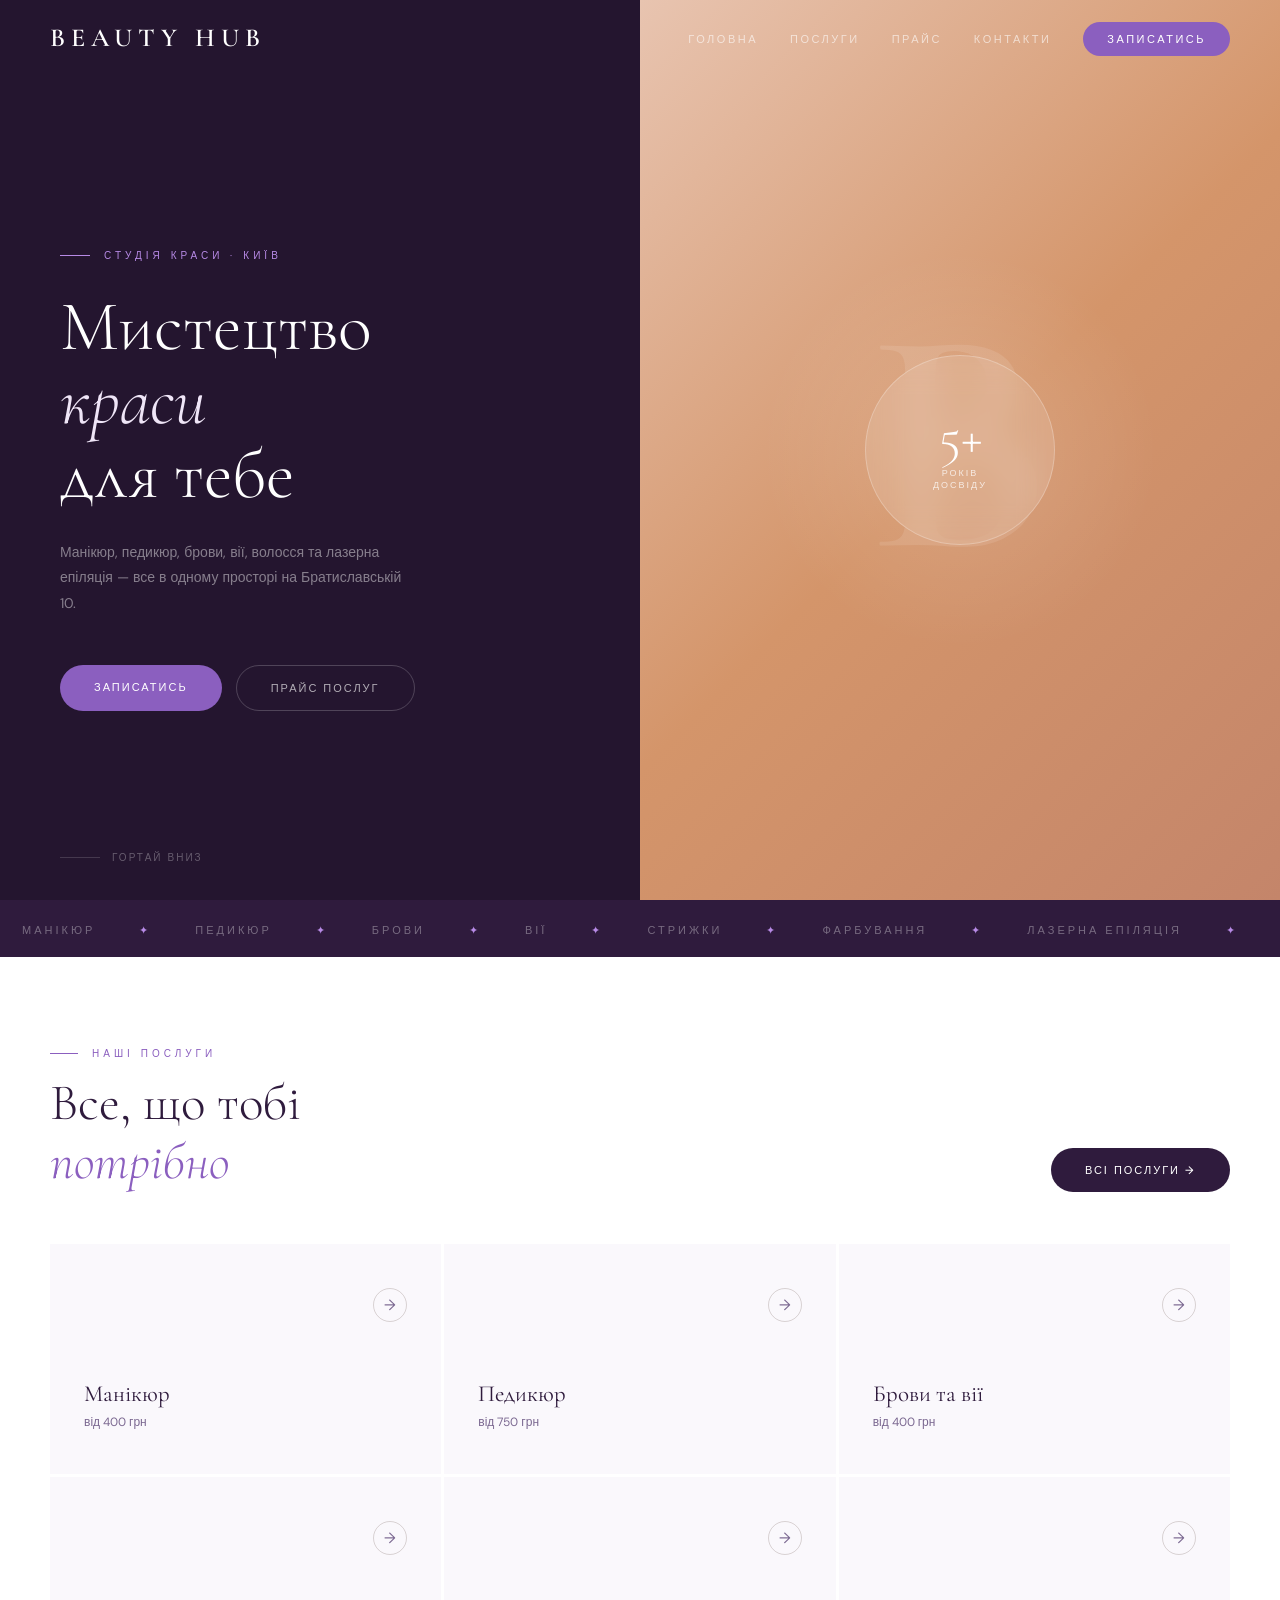
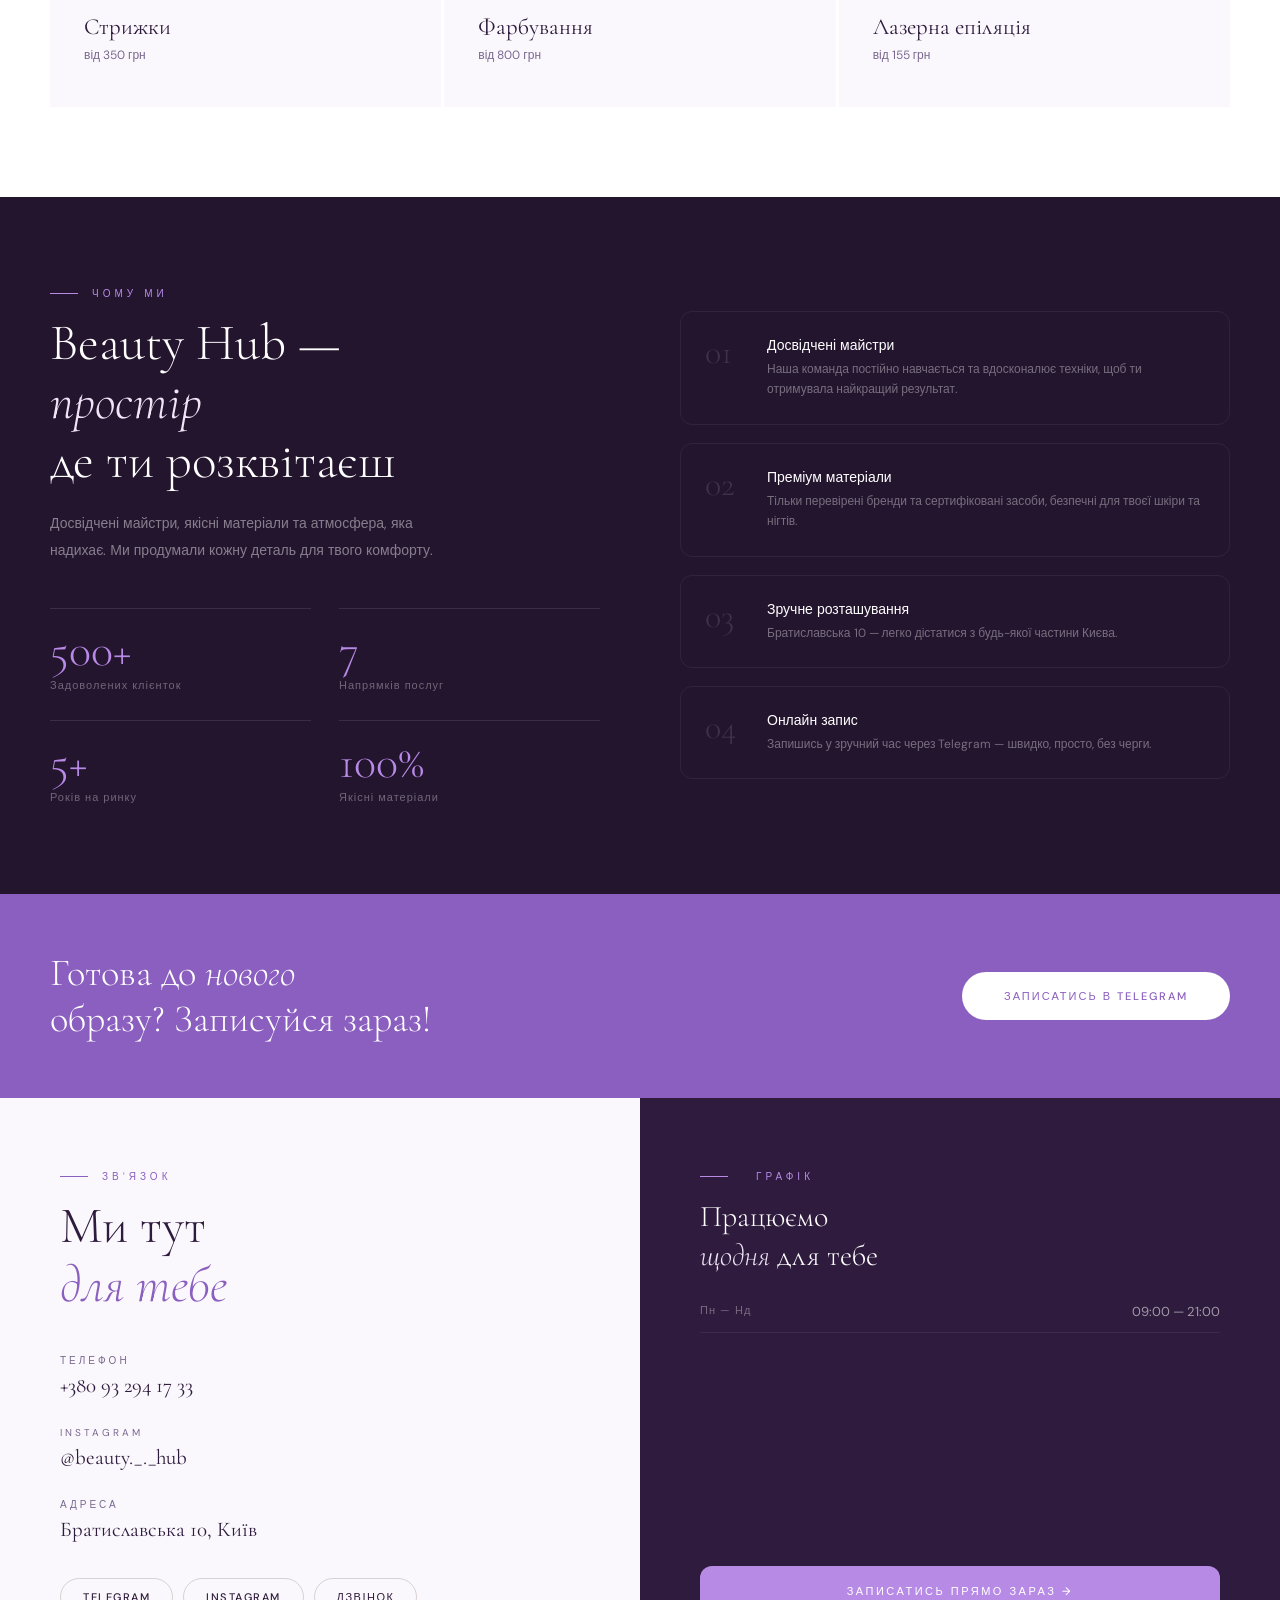
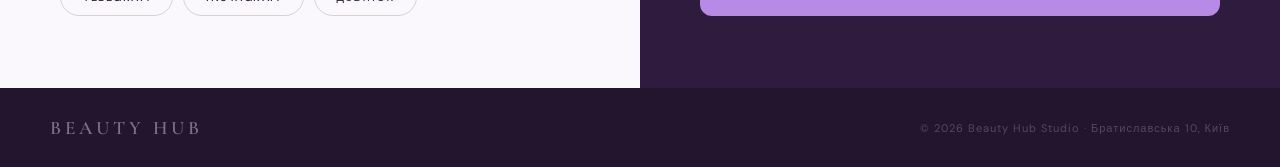
<file: index.html>
<!DOCTYPE html>
<html lang="uk">
<head>
    <meta charset="UTF-8">
    <meta name="viewport" content="width=device-width, initial-scale=1.0">
    <title>BEAUTY HUB — Студія краси</title>
    <link href="https://fonts.googleapis.com/css2?family=Cormorant+Garamond:ital,wght@0,300;0,400;0,600;1,300;1,400&family=DM+Sans:wght@300;400;500&display=swap" rel="stylesheet">
    <style>
        :root {
            --cream: #faf8fc;
            --blush: #efe5f7;
            --rose: #8b5fbf;
            --deep: #2f1b3d;
            --muted: #7a6790;
            --white: #ffffff;
            --dark-bg: #24152f;
            --accent: #b78ae6;
        }
        * { margin: 0; padding: 0; box-sizing: border-box; }
        html { scroll-behavior: smooth; }
        body { font-family: 'DM Sans', sans-serif; background: var(--cream); color: var(--deep); overflow-x: hidden; }

        /* ── NAV ── */
        nav {
            position: fixed; top: 0; left: 0; right: 0; z-index: 100;
            display: flex; align-items: center; justify-content: space-between;
            padding: 22px 50px; transition: all 0.4s ease;
        }
        nav.scrolled {
            background: rgba(250,246,241,0.96);
            backdrop-filter: blur(12px);
            padding: 14px 50px;
            box-shadow: 0 2px 30px rgba(61,35,24,0.08);
        }
        .nav-logo { font-family: 'Cormorant Garamond', serif; font-size: 26px; font-weight: 600; letter-spacing: 6px; color: var(--white); text-decoration: none; transition: color 0.4s; }
        nav.scrolled .nav-logo { color: var(--deep); }
        .nav-links { display: flex; gap: 32px; list-style: none; align-items: center; }
        .nav-links a { text-decoration: none; font-size: 11px; font-weight: 500; letter-spacing: 2.5px; text-transform: uppercase; color: rgba(255,255,255,0.6); transition: color 0.3s; }
        nav.scrolled .nav-links a { color: var(--muted); }
        .nav-links a:hover { color: var(--blush) !important; }
        .nav-book { background: var(--rose); color: white !important; padding: 10px 24px; border-radius: 30px; }
        nav.scrolled .nav-book { color: white !important; }
        .nav-book:hover { background: var(--deep) !important; color: white !important; }

        .burger { display: none; flex-direction: column; gap: 5px; cursor: pointer; }
        .burger span { display: block; width: 24px; height: 2px; background: white; transition: background 0.3s; }
        nav.scrolled .burger span { background: var(--deep); }

        .mobile-nav { display: none; position: fixed; inset: 0; background: var(--dark-bg); z-index: 200; flex-direction: column; align-items: center; justify-content: center; gap: 36px; }
        .mobile-nav.open { display: flex; }
        .mobile-nav a { font-family: 'Cormorant Garamond', serif; font-size: 36px; font-weight: 300; color: white; text-decoration: none; letter-spacing: 4px; transition: color 0.3s; }
        .mobile-nav a:hover { color: var(--blush); }
        .mobile-nav-close { position: absolute; top: 24px; right: 24px; font-size: 28px; color: rgba(255,255,255,0.4); cursor: pointer; background: none; border: none; }

        /* ── PAGES ── */
        .page { display: none; }
        .page.active { display: block; }

        /* ═══════════════════════ HOME ═══════════════════════ */
        .hero {
            min-height: 100vh;
            background: var(--dark-bg);
            display: grid;
            grid-template-columns: 1fr 1fr;
            position: relative;
            overflow: hidden;
        }
        .hero::after {
            content: '';
            position: absolute;
            top: 0; right: 0;
            width: 50%;
            height: 100%;
            background: linear-gradient(135deg, #e8c4b0 0%, #d4956a 50%, #c4856a 100%);
            z-index: 0;
        }
        .hero-left {
            display: flex; flex-direction: column; justify-content: center;
            padding: 140px 60px 80px;
            position: relative; z-index: 2;
        }
        .hero-right {
            display: flex; align-items: center; justify-content: center;
            position: relative; z-index: 2;
        }
        .hero-right-glow {
            position: absolute;
            width: 400px; height: 400px;
            background: radial-gradient(circle, rgba(255,255,255,0.15) 0%, transparent 70%);
            border-radius: 50%;
        }
        .hero-big-letter {
            font-family: 'Cormorant Garamond', serif;
            font-size: 320px; font-weight: 600; line-height: 1;
            color: rgba(255,255,255,0.1);
            position: absolute;
            top: 50%; left: 50%;
            transform: translate(-50%, -52%);
            user-select: none; pointer-events: none;
        }
        .hero-badge {
            width: 190px; height: 190px; border-radius: 50%;
            background: rgba(255,255,255,0.12);
            backdrop-filter: blur(16px);
            border: 1px solid rgba(255,255,255,0.25);
            display: flex; flex-direction: column; align-items: center; justify-content: center; gap: 4px;
            position: relative; z-index: 3;
        }
        .hero-badge-num { font-family: 'Cormorant Garamond', serif; font-size: 54px; font-weight: 300; color: white; line-height: 1; }
        .hero-badge-text { font-size: 9px; letter-spacing: 2px; text-transform: uppercase; color: rgba(255,255,255,0.75); text-align: center; }
        .hero-eyebrow { font-size: 10px; letter-spacing: 4px; text-transform: uppercase; color: var(--accent); margin-bottom: 28px; display: flex; align-items: center; gap: 14px; }
        .hero-eyebrow::before { content: ''; display: block; width: 30px; height: 1px; background: var(--accent); }
        .hero-title { font-family: 'Cormorant Garamond', serif; font-size: clamp(52px, 5.5vw, 82px); font-weight: 300; line-height: 1.05; color: white; margin-bottom: 28px; }
        .hero-title em { font-style: italic; color: var(--blush); }
        .hero-desc { font-size: 14px; line-height: 1.85; color: rgba(255,255,255,0.45); max-width: 360px; margin-bottom: 48px; }
        .hero-actions { display: flex; gap: 14px; flex-wrap: wrap; }
        .hero-scroll { position: absolute; bottom: 36px; left: 60px; display: flex; align-items: center; gap: 12px; font-size: 10px; letter-spacing: 2px; text-transform: uppercase; color: rgba(255,255,255,0.3); }
        .hero-scroll-line { width: 40px; height: 1px; background: rgba(255,255,255,0.15); position: relative; overflow: hidden; }
        .hero-scroll-line::after { content: ''; position: absolute; top: 0; left: -100%; width: 100%; height: 100%; background: var(--accent); animation: slideRight 2s infinite; }
        @keyframes slideRight { 0%{left:-100%} 100%{left:100%} }

        /* buttons */
        .btn-primary { background: var(--rose); color: white; text-decoration: none; padding: 15px 34px; border-radius: 40px; font-size: 11px; font-weight: 500; letter-spacing: 2px; text-transform: uppercase; transition: all 0.3s; display: inline-block; }
        .btn-primary:hover { background: var(--blush); color: var(--deep); transform: translateY(-2px); }
        .btn-outline { border: 1px solid rgba(255,255,255,0.2); color: rgba(255,255,255,0.65); text-decoration: none; padding: 15px 34px; border-radius: 40px; font-size: 11px; font-weight: 500; letter-spacing: 2px; text-transform: uppercase; transition: all 0.3s; display: inline-block; }
        .btn-outline:hover { border-color: var(--blush); color: var(--blush); transform: translateY(-2px); }
        .btn-dark { background: var(--deep); color: white; text-decoration: none; padding: 15px 34px; border-radius: 40px; font-size: 11px; font-weight: 500; letter-spacing: 2px; text-transform: uppercase; transition: all 0.3s; display: inline-block; border: none; cursor: pointer; }
        .btn-dark:hover { background: var(--rose); transform: translateY(-2px); }

        /* marquee */
        .marquee-strip { background: var(--deep); padding: 18px 0; overflow: hidden; white-space: nowrap; }
        .marquee-inner { display: inline-flex; animation: marquee 22s linear infinite; }
        .marquee-inner span { font-size: 11px; letter-spacing: 3px; text-transform: uppercase; color: rgba(255,255,255,0.35); padding: 0 22px; }
        .marquee-inner span.a { color: var(--accent); }
        @keyframes marquee { 0%{transform:translateX(0)} 100%{transform:translateX(-50%)} }

        /* sections */
        .section { padding: 90px 50px; }
        .section-label { font-size: 10px; letter-spacing: 4px; text-transform: uppercase; color: var(--rose); margin-bottom: 14px; display: flex; align-items: center; gap: 14px; }
        .section-label::before { content: ''; display: block; width: 28px; height: 1px; background: currentColor; }
        .section-title { font-family: 'Cormorant Garamond', serif; font-size: clamp(34px, 4vw, 56px); font-weight: 300; line-height: 1.15; color: var(--deep); }
        .section-title em { font-style: italic; color: var(--rose); }

        /* services grid */
        .services-wrap { background: white; }
        .services-head { display: flex; justify-content: space-between; align-items: flex-end; margin-bottom: 52px; flex-wrap: wrap; gap: 20px; }
        .services-grid { display: grid; grid-template-columns: repeat(3,1fr); gap: 3px; }
        .svc-card { text-decoration: none; display: block; }
        .svc-inner { padding: 44px 34px; background: var(--cream); transition: background 0.4s; min-height: 230px; display: flex; flex-direction: column; justify-content: space-between; }
        .svc-card:hover .svc-inner { background: var(--deep); }
        .svc-top { display: flex; justify-content: space-between; align-items: flex-start; }
        .svc-icon { font-size: 26px; opacity: 0.55; transition: opacity 0.3s; }
        .svc-card:hover .svc-icon { opacity: 1; }
        .svc-arrow { width: 34px; height: 34px; border: 1px solid rgba(61,35,24,0.18); border-radius: 50%; display: flex; align-items: center; justify-content: center; color: var(--muted); font-size: 15px; transition: all 0.3s; }
        .svc-card:hover .svc-arrow { border-color: var(--accent); color: var(--accent); transform: rotate(45deg); }
        .svc-name { font-family: 'Cormorant Garamond', serif; font-size: 23px; font-weight: 400; color: var(--deep); transition: color 0.3s; margin-bottom: 6px; }
        .svc-card:hover .svc-name { color: white; }
        .svc-hint { font-size: 12px; color: var(--muted); transition: color 0.3s; }
        .svc-card:hover .svc-hint { color: rgba(255,255,255,0.45); }

        /* why section */
        .why-wrap { background: var(--dark-bg); display: grid; grid-template-columns: 1fr 1fr; gap: 80px; align-items: center; }
        .why-wrap .section-title { color: white; }
        .why-wrap .section-title em { color: var(--blush); }
        .why-wrap .section-label { color: var(--accent); }
        .why-wrap .section-label::before { background: var(--accent); }
        .why-desc { font-size: 14px; line-height: 1.9; color: rgba(255,255,255,0.45); max-width: 400px; margin-top: 20px; }
        .why-stats { display: grid; grid-template-columns: 1fr 1fr; gap: 28px; margin-top: 44px; }
        .stat { border-top: 1px solid rgba(255,255,255,0.1); padding-top: 18px; }
        .stat-n { font-family: 'Cormorant Garamond', serif; font-size: 46px; font-weight: 300; color: var(--accent); line-height: 1; }
        .stat-l { font-size: 11px; letter-spacing: 1px; color: rgba(255,255,255,0.35); margin-top: 5px; }
        .features { display: flex; flex-direction: column; gap: 18px; }
        .feat { display: flex; gap: 18px; align-items: flex-start; padding: 24px; border: 1px solid rgba(255,255,255,0.06); border-radius: 12px; transition: border-color 0.3s; }
        .feat:hover { border-color: rgba(196,133,106,0.3); }
        .feat-n { font-family: 'Cormorant Garamond', serif; font-size: 34px; font-weight: 300; color: rgba(255,255,255,0.12); line-height: 1; flex-shrink: 0; width: 44px; }
        .feat-title { font-size: 14px; font-weight: 500; color: white; margin-bottom: 5px; }
        .feat-desc { font-size: 12px; line-height: 1.7; color: rgba(255,255,255,0.38); }

        /* promo band */
        .promo-band { background: var(--rose); padding: 56px 50px; display: flex; align-items: center; justify-content: space-between; gap: 36px; flex-wrap: wrap; }
        .promo-text { font-family: 'Cormorant Garamond', serif; font-size: clamp(26px, 3vw, 42px); font-weight: 300; color: white; line-height: 1.2; }
        .promo-text em { font-style: italic; }
        .btn-white { background: white; color: var(--rose); text-decoration: none; padding: 17px 42px; border-radius: 40px; font-size: 11px; font-weight: 500; letter-spacing: 2px; text-transform: uppercase; transition: all 0.3s; white-space: nowrap; flex-shrink: 0; display: inline-block; }
        .btn-white:hover { background: var(--deep); color: white; }

        /* contacts strip */
        .contacts-strip { display: grid; grid-template-columns: 1fr 1fr; }
        .cs-left { padding: 72px 60px; background: var(--cream); }
        .cs-right { background: var(--deep); padding: 72px 60px; display: flex; flex-direction: column; justify-content: space-between; }
        .contact-item { margin-bottom: 28px; }
        .contact-lbl { font-size: 10px; letter-spacing: 3px; text-transform: uppercase; color: var(--muted); margin-bottom: 6px; }
        .contact-val { font-family: 'Cormorant Garamond', serif; font-size: 21px; color: var(--deep); text-decoration: none; transition: color 0.3s; display: block; }
        .contact-val:hover { color: var(--rose); }
        .social-row { display: flex; gap: 10px; flex-wrap: wrap; margin-top: 36px; }
        .social-btn { padding: 11px 22px; border: 1px solid rgba(61,35,24,0.18); border-radius: 30px; text-decoration: none; font-size: 11px; font-weight: 500; letter-spacing: 1.5px; text-transform: uppercase; color: var(--deep); transition: all 0.3s; }
        .social-btn:hover { background: var(--rose); color: white; border-color: var(--rose); }
        .cs-right-title { font-family: 'Cormorant Garamond', serif; font-size: 30px; font-weight: 300; color: white; line-height: 1.3; margin-bottom: 28px; }
        .cs-right-title em { font-style: italic; color: var(--blush); }
        .wh-row { display: flex; justify-content: space-between; font-size: 13px; padding-bottom: 12px; border-bottom: 1px solid rgba(255,255,255,0.07); color: rgba(255,255,255,0.55); margin-bottom: 12px; }
        .wh-row span:first-child { color: rgba(255,255,255,0.35); font-size: 11px; letter-spacing: 1px; }
        .book-btn-big { display: block; background: var(--accent); color: white; text-decoration: none; padding: 18px; border-radius: 12px; text-align: center; font-size: 11px; font-weight: 500; letter-spacing: 2.5px; text-transform: uppercase; transition: all 0.3s; margin-top: 36px; }
        .book-btn-big:hover { background: var(--blush); color: var(--deep); transform: translateY(-2px); }

        /* ═══════════════════════ SERVICES PAGE ═══════════════════════ */
        .page-hero { padding: 150px 50px 70px; background: var(--dark-bg); position: relative; overflow: hidden; }
        .page-hero::before { content: ''; position: absolute; top: 0; right: 0; width: 600px; height: 600px; background: radial-gradient(circle, rgba(196,133,106,0.12) 0%, transparent 70%); pointer-events: none; }
        .breadcrumb { font-size: 11px; letter-spacing: 2px; color: rgba(255,255,255,0.28); text-transform: uppercase; margin-bottom: 26px; cursor: pointer; }
        .breadcrumb span { color: var(--accent); }
        .page-title { font-family: 'Cormorant Garamond', serif; font-size: clamp(52px, 6vw, 90px); font-weight: 300; color: white; line-height: 1.05; }
        .page-title em { font-style: italic; color: var(--blush); }
        .page-subtitle { font-size: 14px; color: rgba(255,255,255,0.38); margin-top: 18px; max-width: 480px; line-height: 1.8; }

        .svc-blocks { max-width: 1100px; margin: 0 auto; padding: 70px 50px; }
        .svc-block { display: grid; grid-template-columns: 1fr 1.4fr; gap: 70px; align-items: start; padding: 56px 0; border-bottom: 1px solid rgba(61,35,24,0.08); }
        .svc-block:last-child { border-bottom: none; }
        .svc-block.rev { direction: rtl; }
        .svc-block.rev > * { direction: ltr; }
        .svc-block-n { font-family: 'Cormorant Garamond', serif; font-size: 90px; font-weight: 300; color: rgba(61,35,24,0.06); line-height: 1; margin-bottom: -16px; }
        .svc-block-lbl { font-size: 10px; letter-spacing: 4px; text-transform: uppercase; color: var(--rose); margin-bottom: 14px; }
        .svc-block-title { font-family: 'Cormorant Garamond', serif; font-size: 38px; font-weight: 300; color: var(--deep); line-height: 1.2; margin-bottom: 18px; }
        .svc-block-title em { font-style: italic; color: var(--rose); }
        .svc-block-desc { font-size: 14px; line-height: 1.9; color: var(--muted); margin-bottom: 26px; }
        .svc-tags { display: flex; flex-wrap: wrap; gap: 7px; margin-bottom: 26px; }
        .svc-tag { padding: 7px 16px; background: white; border: 1px solid rgba(61,35,24,0.1); border-radius: 30px; font-size: 12px; color: var(--muted); }
        .svc-block-visual { border-radius: 18px; aspect-ratio: 4/3; display: flex; align-items: center; justify-content: center; position: relative; overflow: hidden; }
        .svc-block-visual .vis-icon { font-size: 72px; opacity: 0.35; }
        .svc-block-visual .vis-label { position: absolute; bottom: 22px; left: 22px; font-family: 'Cormorant Garamond', serif; font-size: 17px; color: white; font-style: italic; opacity: 0.65; }
        .svc-block-visual img { width: 100%; height: 100%; object-fit: cover; display: block; }
        .svc-block-visual .vis-icon { position: absolute; z-index: 1; }
        .svc-block-visual .vis-label { z-index: 2; text-shadow: 0 2px 12px rgba(0,0,0,0.35); }

        .link-price { display: inline-block; color: var(--rose); text-decoration: none; font-size: 12px; font-weight: 500; letter-spacing: 1px; margin-left: 18px; border-bottom: 1px solid currentColor; transition: color 0.3s; }
        .link-price:hover { color: var(--deep); }

        /* ═══════════════════════ PRICELIST PAGE ═══════════════════════ */
        .price-page { max-width: 720px; margin: 0 auto; padding: 40px 30px 80px; }
        .price-nav-tabs { display: flex; gap: 8px; flex-wrap: wrap; margin-bottom: 50px; }
        .ptab { padding: 10px 22px; border: 1px solid rgba(61,35,24,0.15); border-radius: 30px; font-size: 11px; font-weight: 500; letter-spacing: 1.5px; text-transform: uppercase; color: var(--muted); background: white; cursor: pointer; transition: all 0.25s; }
        .ptab:hover, .ptab.active { background: var(--rose); color: white; border-color: var(--rose); }
        .price-cat { display: none; }
        .price-cat.active { display: block; }
        .cat-title { font-family: 'Cormorant Garamond', serif; font-style: italic; font-size: 28px; font-weight: 400; color: var(--deep); margin: 0 0 8px; }
        .cat-divider { width: 40px; height: 2px; background: var(--rose); margin-bottom: 28px; }
        .sub-title { font-size: 12px; font-weight: 500; letter-spacing: 2px; text-transform: uppercase; color: var(--rose); margin: 30px 0 14px; opacity: 0.8; }
        .price-row { display: flex; align-items: baseline; justify-content: space-between; padding: 11px 0; border-bottom: 1px solid rgba(61,35,24,0.07); font-size: 14px; gap: 12px; }
        .price-row:last-child { border-bottom: none; }
        .pr-name { color: var(--deep); flex: 1; }
        .pr-val { font-weight: 600; color: var(--rose); white-space: nowrap; min-width: 110px; text-align: right; font-size: 13px; }
        .laser-banner { width: 100%; border-radius: 20px; margin: 32px 0 38px; box-shadow: 0 12px 36px rgba(163,122,122,0.2); }
        .price-note { font-size: 11px; color: #aaa; text-align: center; margin-top: -14px; margin-bottom: 18px; font-style: italic; }

        /* ═══════════════════════ CONTACTS PAGE ═══════════════════════ */
        .contacts-page { display: grid; grid-template-columns: 1fr 1fr; min-height: calc(100vh - 80px); }
        .cp-left { padding: 80px 60px; background: var(--cream); }
        .cp-right { background: var(--dark-bg); padding: 80px 60px; position: relative; overflow: hidden; }
        .cp-right::before { content: ''; position: absolute; bottom: -100px; right: -100px; width: 400px; height: 400px; background: radial-gradient(circle, rgba(196,133,106,0.12) 0%, transparent 70%); pointer-events: none; }
        .cp-right .section-title { color: white; }
        .cp-right .section-title em { color: var(--blush); }
        .cp-right .section-label { color: var(--accent); }
        .cp-right .section-label::before { background: var(--accent); }
        .map-placeholder { margin-top: 36px; background: rgba(255,255,255,0.05); border: 1px solid rgba(255,255,255,0.08); border-radius: 16px; padding: 28px; }
        .map-placeholder a { color: var(--accent); font-size: 14px; text-decoration: none; font-family: 'Cormorant Garamond', serif; font-size: 19px; transition: color 0.3s; }
        .map-placeholder a:hover { color: var(--blush); }
        .map-icon { font-size: 36px; margin-bottom: 12px; }
        .map-note { font-size: 12px; color: rgba(255,255,255,0.3); margin-top: 8px; line-height: 1.6; }
        .big-phone { font-family: 'Cormorant Garamond', serif; font-size: 42px; font-weight: 300; color: var(--deep); text-decoration: none; display: block; margin: 8px 0 28px; transition: color 0.3s; line-height: 1; }
        .big-phone:hover { color: var(--rose); }
        .ig-link { font-family: 'Cormorant Garamond', serif; font-size: 28px; font-weight: 300; color: var(--deep); text-decoration: none; display: block; margin: 6px 0 28px; transition: color 0.3s; }
        .ig-link:hover { color: var(--rose); }
        .cp-cta-block { margin-top: 48px; }
        .cp-cta-block p { font-size: 13px; color: rgba(255,255,255,0.4); line-height: 1.7; max-width: 340px; margin-bottom: 24px; }
        .cp-tg-btn { display: flex; align-items: center; gap: 12px; background: var(--rose); color: white; text-decoration: none; padding: 18px 28px; border-radius: 14px; font-size: 12px; font-weight: 500; letter-spacing: 1.5px; text-transform: uppercase; transition: all 0.3s; width: fit-content; }
        .cp-tg-btn:hover { background: var(--blush); color: var(--deep); transform: translateY(-2px); }
        .cp-tg-btn-icon { font-size: 22px; }
        .cp-hours { margin-top: 36px; }
        .cp-hours-row { display: flex; justify-content: space-between; padding: 12px 0; border-bottom: 1px solid rgba(255,255,255,0.06); font-size: 13px; }
        .cp-hours-row .day { color: rgba(255,255,255,0.35); font-size: 11px; letter-spacing: 1px; text-transform: uppercase; }
        .cp-hours-row .time { color: rgba(255,255,255,0.65); }

        /* FOOTER */
        footer { background: var(--dark-bg); padding: 28px 50px; display: flex; align-items: center; justify-content: space-between; flex-wrap: wrap; gap: 16px; }
        .footer-logo { font-family: 'Cormorant Garamond', serif; font-size: 19px; font-weight: 600; letter-spacing: 4px; color: rgba(255,255,255,0.4); }
        .footer-copy { font-size: 11px; color: rgba(255,255,255,0.22); letter-spacing: 1px; }

        /* REVEAL */
        .reveal { opacity: 0; transform: translateY(28px); transition: opacity 0.65s ease, transform 0.65s ease; }
        .reveal.visible { opacity: 1; transform: translateY(0); }
        .d1 { transition-delay: 0.1s; }
        .d2 { transition-delay: 0.2s; }
        .d3 { transition-delay: 0.3s; }

        /* MOBILE */
        @media (max-width: 900px) {
            nav, nav.scrolled { padding: 16px 22px; }
            .nav-links { display: none; }
            .burger { display: flex; }
            .hero { grid-template-columns: 1fr; }
            .hero::after { display: none; }
            .hero-left { padding: 120px 26px 60px; }
            .hero-right { display: none; }
            .hero-title { font-size: 48px; }
            .hero-scroll { left: 26px; }
            .section { padding: 60px 22px; }
            .services-grid { grid-template-columns: 1fr; }
            .services-head { flex-direction: column; }
            .why-wrap { grid-template-columns: 1fr; gap: 44px; padding: 60px 22px; }
            .promo-band { padding: 48px 22px; flex-direction: column; text-align: center; }
            .contacts-strip { grid-template-columns: 1fr; }
            .cs-left, .cs-right { padding: 56px 22px; }
            footer { padding: 22px; }
            .page-hero { padding: 120px 22px 56px; }
            .svc-blocks { padding: 48px 22px; }
            .svc-block { grid-template-columns: 1fr; gap: 26px; }
            .svc-block.rev { direction: ltr; }
            .svc-block-n { font-size: 60px; }
            .price-page { padding: 30px 18px 60px; }
            .contacts-page { grid-template-columns: 1fr; }
            .cp-left, .cp-right { padding: 60px 22px; }
            .big-phone { font-size: 30px; }
        }
    </style>
</head>
<body>

    <!-- Mobile nav overlay -->
    <div class="mobile-nav" id="mobileNav">
        <button class="mobile-nav-close" onclick="closeMobileNav()">✕</button>
        <a href="#" onclick="navigate('home');closeMobileNav();">Головна</a>
        <a href="#" onclick="navigate('services');closeMobileNav();">Послуги</a>
        <a href="#" onclick="navigate('price');closeMobileNav();">Прайс</a>
        <a href="#" onclick="navigate('contacts');closeMobileNav();">Контакти</a>
        <a href="https://t.me/Beautyy_Hub" target="_blank">Записатись</a>
    </div>

    <!-- NAV -->
    <nav id="navbar">
        <a href="#" class="nav-logo" onclick="navigate('home')">BEAUTY HUB</a>
        <ul class="nav-links">
            <li><a href="#" onclick="navigate('home')" data-page="home">Головна</a></li>
            <li><a href="#" onclick="navigate('services')" data-page="services">Послуги</a></li>
            <li><a href="#" onclick="navigate('price')" data-page="price">Прайс</a></li>
            <li><a href="#" onclick="navigate('contacts')" data-page="contacts">Контакти</a></li>
            <li><a href="https://t.me/Beautyy_Hub" target="_blank" class="nav-book">Записатись</a></li>
        </ul>
        <div class="burger" onclick="openMobileNav()"><span></span><span></span><span></span></div>
    </nav>

    <!-- ═══════════════════ HOME PAGE ═══════════════════ -->
    <div id="page-home" class="page active">

        <section class="hero">
            <div class="hero-left">
                <div class="hero-eyebrow">Студія краси · Київ</div>
                <h1 class="hero-title">Мистецтво<br><em>краси</em><br>для тебе</h1>
                <p class="hero-desc">Манікюр, педикюр, брови, вії, волосся та лазерна епіляція — все в одному просторі на Братиславській 10.</p>
                <div class="hero-actions">
                    <a href="https://t.me/Beautyy_Hub" target="_blank" class="btn-primary">Записатись</a>
                    <a href="#" onclick="navigate('price')" class="btn-outline">Прайс послуг</a>
                </div>
                <div class="hero-scroll">
                    <div class="hero-scroll-line"></div>
                    Гортай вниз
                </div>
            </div>
            <div class="hero-right">
                <div class="hero-big-letter">B</div>
                <div class="hero-right-glow"></div>
                <div class="hero-badge">
                    <span class="hero-badge-num">5+</span>
                    <span class="hero-badge-text">Років<br>досвіду</span>
                </div>
            </div>
        </section>

        <!-- Marquee -->
        <div class="marquee-strip">
            <div class="marquee-inner">
                <span>Манікюр</span><span class="a">✦</span><span>Педикюр</span><span class="a">✦</span><span>Брови</span><span class="a">✦</span><span>Вії</span><span class="a">✦</span><span>Стрижки</span><span class="a">✦</span><span>Фарбування</span><span class="a">✦</span><span>Лазерна епіляція</span><span class="a">✦</span>
                <span>Манікюр</span><span class="a">✦</span><span>Педикюр</span><span class="a">✦</span><span>Брови</span><span class="a">✦</span><span>Вії</span><span class="a">✦</span><span>Стрижки</span><span class="a">✦</span><span>Фарбування</span><span class="a">✦</span><span>Лазерна епіляція</span><span class="a">✦</span>
            </div>
        </div>

        <!-- Services grid -->
        <section class="section services-wrap">
            <div class="services-head">
                <div>
                    <div class="section-label reveal">Наші послуги</div>
                    <h2 class="section-title reveal d1">Все, що тобі<br><em>потрібно</em></h2>
                </div>
                <a href="#" onclick="navigate('services')" class="btn-dark reveal d2">Всі послуги →</a>
            </div>
            <div class="services-grid">
                <a href="#" onclick="openPrice('manicure')" class="svc-card reveal">
                    <div class="svc-inner"><div class="svc-top"><span class="svc-icon"></span><div class="svc-arrow">→</div></div><div><div class="svc-name">Манікюр</div><div class="svc-hint">від 400 грн</div></div></div>
                </a>
                <a href="#" onclick="openPrice('pedicure')" class="svc-card reveal d1">
                    <div class="svc-inner"><div class="svc-top"><span class="svc-icon"></span><div class="svc-arrow">→</div></div><div><div class="svc-name">Педикюр</div><div class="svc-hint">від 750 грн</div></div></div>
                </a>
                <a href="#" onclick="openPrice('brows')" class="svc-card reveal d2">
                    <div class="svc-inner"><div class="svc-top"><span class="svc-icon"></span><div class="svc-arrow">→</div></div><div><div class="svc-name">Брови та вії</div><div class="svc-hint">від 400 грн</div></div></div>
                </a>
                <a href="#" onclick="openPrice('hair')" class="svc-card reveal">
                    <div class="svc-inner"><div class="svc-top"><span class="svc-icon"></span><div class="svc-arrow">→</div></div><div><div class="svc-name">Стрижки</div><div class="svc-hint">від 350 грн</div></div></div>
                </a>
                <a href="#" onclick="openPrice('color')" class="svc-card reveal d1">
                    <div class="svc-inner"><div class="svc-top"><span class="svc-icon"></span><div class="svc-arrow">→</div></div><div><div class="svc-name">Фарбування</div><div class="svc-hint">від 800 грн</div></div></div>
                </a>
                <a href="#" onclick="openPrice('laser')" class="svc-card reveal d2">
                    <div class="svc-inner"><div class="svc-top"><span class="svc-icon"></span><div class="svc-arrow">→</div></div><div><div class="svc-name">Лазерна епіляція</div><div class="svc-hint">від 155 грн</div></div></div>
                </a>
            </div>
        </section>

        <!-- Why us -->
        <section class="section why-wrap">
            <div>
                <div class="section-label reveal">Чому ми</div>
                <h2 class="section-title reveal d1">Beauty Hub —<br><em>простір</em><br>де ти розквітаєш</h2>
                <p class="why-desc reveal d2">Досвідчені майстри, якісні матеріали та атмосфера, яка надихає. Ми продумали кожну деталь для твого комфорту.</p>
                <div class="why-stats reveal d3">
                    <div class="stat"><div class="stat-n">500+</div><div class="stat-l">Задоволених клієнток</div></div>
                    <div class="stat"><div class="stat-n">7</div><div class="stat-l">Напрямків послуг</div></div>
                    <div class="stat"><div class="stat-n">5+</div><div class="stat-l">Років на ринку</div></div>
                    <div class="stat"><div class="stat-n">100%</div><div class="stat-l">Якісні матеріали</div></div>
                </div>
            </div>
            <div class="features">
                <div class="feat reveal">
                    <div class="feat-n">01</div>
                    <div><div class="feat-title">Досвідчені майстри</div><div class="feat-desc">Наша команда постійно навчається та вдосконалює техніки, щоб ти отримувала найкращий результат.</div></div>
                </div>
                <div class="feat reveal d1">
                    <div class="feat-n">02</div>
                    <div><div class="feat-title">Преміум матеріали</div><div class="feat-desc">Тільки перевірені бренди та сертифіковані засоби, безпечні для твоєї шкіри та нігтів.</div></div>
                </div>
                <div class="feat reveal d2">
                    <div class="feat-n">03</div>
                    <div><div class="feat-title">Зручне розташування</div><div class="feat-desc">Братиславська 10 — легко дістатися з будь-якої частини Києва.</div></div>
                </div>
                <div class="feat reveal d3">
                    <div class="feat-n">04</div>
                    <div><div class="feat-title">Онлайн запис</div><div class="feat-desc">Запишись у зручний час через Telegram — швидко, просто, без черги.</div></div>
                </div>
            </div>
        </section>

        <!-- Promo -->
        <div class="promo-band">
            <div class="promo-text">Готова до <em>нового</em><br>образу? Записуйся зараз!</div>
            <a href="https://t.me/Beautyy_Hub" target="_blank" class="btn-white">Записатись в Telegram</a>
        </div>

        <!-- Contacts strip -->
        <div class="contacts-strip">
            <div class="cs-left">
                <div class="section-label reveal">Зв'язок</div>
                <h2 class="section-title reveal d1">Ми тут<br><em>для тебе</em></h2>
                <div style="margin-top:40px">
                    <div class="contact-item reveal d2">
                        <div class="contact-lbl">Телефон</div>
                        <a href="tel:+380932941733" class="contact-val">+380 93 294 17 33</a>
                    </div>
                    <div class="contact-item reveal d2">
                        <div class="contact-lbl">Instagram</div>
                        <a href="https://www.instagram.com/beauty._._hub" target="_blank" class="contact-val">@beauty._._hub</a>
                    </div>
                    <div class="contact-item reveal d3">
                        <div class="contact-lbl">Адреса</div>
                        <a href="https://maps.app.goo.gl/B8vPU9yHQt9RT1UEA" target="_blank" class="contact-val">Братиславська 10, Київ</a>
                    </div>
                </div>
                <div class="social-row reveal">
                    <a href="https://t.me/Beautyy_Hub" target="_blank" class="social-btn">Telegram</a>
                    <a href="https://www.instagram.com/beauty._._hub" target="_blank" class="social-btn">Instagram</a>
                    <a href="tel:+380932941733" class="social-btn">Дзвінок</a>
                </div>
            </div>
            <div class="cs-right">
                <div>
                    <div class="section-label reveal" style="color:var(--accent)"><span style="background:var(--accent)"></span>Графік</div>
                    <div class="cs-right-title reveal d1">Працюємо<br><em>щодня</em> для тебе</div>
                    <div class="reveal d2">
                        <div class="wh-row"><span>Пн — Нд</span><span>09:00 — 21:00</span></div>
                    </div>
                </div>
                <a href="https://t.me/Beautyy_Hub" target="_blank" class="book-btn-big reveal">Записатись прямо зараз →</a>
            </div>
        </div>

        <footer>
            <div class="footer-logo">BEAUTY HUB</div>
            <div class="footer-copy">© 2026 Beauty Hub Studio · Братиславська 10, Київ</div>
        </footer>
    </div>

    <!-- ═══════════════════ SERVICES PAGE ═══════════════════ -->
    <div id="page-services" class="page">
        <div class="page-hero">
            <div class="breadcrumb" onclick="navigate('home')"><span>Головна</span> &nbsp;/&nbsp; Послуги</div>
            <h1 class="page-title">Наші<br><em>послуги</em></h1>
            <p class="page-subtitle">Від манікюру до лазерної епіляції — весь спектр краси в одному місці.</p>
        </div>

        <div class="svc-blocks">
            <div class="svc-block reveal">
                <div>
                    <div class="svc-block-n">01</div>
                    <div class="svc-block-lbl">Нігтьовий сервіс</div>
                    <h2 class="svc-block-title">Манікюр &<br><em>Педикюр</em></h2>
                    <p class="svc-block-desc">Класичний і апаратний манікюр, покриття гель-лаком, нарощення нігтів. Комплексний педикюр з обробкою стопи та покриттям. Також доступні чоловічі послуги.</p>
                    <div class="svc-tags">
                        <span class="svc-tag">Манікюр від 400 грн</span>
                        <span class="svc-tag">Комплекс від 750 грн</span>
                        <span class="svc-tag">Нарощення від 1000 грн</span>
                        <span class="svc-tag">Педикюр від 750 грн</span>
                    </div>
                    <a href="https://t.me/Beautyy_Hub" target="_blank" class="btn-primary">Записатись</a>
                    <a href="#" onclick="openPrice('manicure')" class="link-price">Повний прайс →</a>
                </div>
                <div class="svc-block-visual" style="background:linear-gradient(135deg,#e8c4b0,#c4856a)">
                    <img src="manicure.jpg" alt="Манікюр та педикюр" onerror="this.style.display='none'"><span class="vis-icon">💅</span><span class="vis-label">Нігтьовий сервіс</span>
                </div>
            </div>

            <div class="svc-block rev reveal">
                <div>
                    <div class="svc-block-n">02</div>
                    <div class="svc-block-lbl">Краса обличчя</div>
                    <h2 class="svc-block-title">Брови &<br><em>Вії</em></h2>
                    <p class="svc-block-desc">Корекція та фарбування брів, ламінування для стійкого красивого вигляду. Ламінування вій з фарбуванням — природна краса без зусиль кожного дня.</p>
                    <div class="svc-tags">
                        <span class="svc-tag">Корекція брів від 400 грн</span>
                        <span class="svc-tag">Ламінування брів від 700 грн</span>
                        <span class="svc-tag">Ламінування вій від 700 грн</span>
                    </div>
                    <a href="https://t.me/Beautyy_Hub" target="_blank" class="btn-primary">Записатись</a>
                    <a href="#" onclick="openPrice('brows')" class="link-price">Повний прайс →</a>
                </div>
                <div class="svc-block-visual" style="background:linear-gradient(135deg,#2a1208,#3d2318)">
                    <img src="brows.jpg" alt="Брови та вії" onerror="this.style.display='none'"><span class="vis-icon">✨</span><span class="vis-label">Брови та вії</span>
                </div>
            </div>

            <div class="svc-block reveal">
                <div>
                    <div class="svc-block-n">03</div>
                    <div class="svc-block-lbl">Перукарські послуги</div>
                    <h2 class="svc-block-title">Стрижки &<br><em>Укладки</em></h2>
                    <p class="svc-block-desc">Жіночі та чоловічі стрижки будь-якої складності, дитячі стрижки. Укладка брашем та гарячими інструментами для ідеального образу.</p>
                    <div class="svc-tags">
                        <span class="svc-tag">Жіноча від 500 грн</span>
                        <span class="svc-tag">Чоловіча від 350 грн</span>
                        <span class="svc-tag">Дитяча від 350 грн</span>
                        <span class="svc-tag">Укладка від 550 грн</span>
                    </div>
                    <a href="https://t.me/Beautyy_Hub" target="_blank" class="btn-primary">Записатись</a>
                    <a href="#" onclick="openPrice('hair')" class="link-price">Повний прайс →</a>
                </div>
                <div class="svc-block-visual" style="background:linear-gradient(135deg,#8a7a6e,#5a4a3e)">
                    <img src="hair.jpg" alt="Стрижки та укладки" onerror="this.style.display='none'"><span class="vis-icon">💇</span><span class="vis-label">Перукарські послуги</span>
                </div>
            </div>

            <div class="svc-block rev reveal">
                <div>
                    <div class="svc-block-n">04</div>
                    <div class="svc-block-lbl">Колористика</div>
                    <h2 class="svc-block-title">Фарбування &<br><em>Освітлення</em></h2>
                    <p class="svc-block-desc">Фарбування в один тон, тонування, освітлення пудрою, мелірування та брондування. Підберемо ідеальний колір саме для тебе.</p>
                    <div class="svc-tags">
                        <span class="svc-tag">Фарбування від 1300 грн</span>
                        <span class="svc-tag">Освітлення від 800 грн</span>
                        <span class="svc-tag">Мелірування від 2500 грн</span>
                    </div>
                    <a href="https://t.me/Beautyy_Hub" target="_blank" class="btn-primary">Записатись</a>
                    <a href="#" onclick="openPrice('color')" class="link-price">Повний прайс →</a>
                </div>
                <div class="svc-block-visual" style="background:linear-gradient(135deg,#c9956a,#8a4a2a)">
                    <img src="color.jpg" alt="Фарбування волосся" onerror="this.style.display='none'"><span class="vis-icon">🎨</span><span class="vis-label">Фарбування</span>
                </div>
            </div>

            <div class="svc-block reveal">
                <div>
                    <div class="svc-block-n">05</div>
                    <div class="svc-block-lbl">Апаратна косметологія</div>
                    <h2 class="svc-block-title">Лазерна<br><em>епіляція</em></h2>
                    <p class="svc-block-desc">Видалення небажаного волосся лазером — безпечно, ефективно та надовго. Понад 20 зон на будь-яку частину тіла. Сертифіковане обладнання.</p>
                    <div class="svc-tags">
                        <span class="svc-tag">Обличчя та шия</span>
                        <span class="svc-tag">Пахви від 345 грн</span>
                        <span class="svc-tag">Ноги від 670 грн</span>
                        <span class="svc-tag">Бікіні від 500 грн</span>
                    </div>
                    <a href="https://t.me/Beautyy_Hub" target="_blank" class="btn-primary">Записатись</a>
                    <a href="#" onclick="openPrice('laser')" class="link-price">Повний прайс →</a>
                </div>
                <div class="svc-block-visual" style="background:linear-gradient(135deg,#1a0e0a,#3d2318)">
                    <img src="laser.jpg" alt="Лазерна епіляція" onerror="this.style.display='none'"><span class="vis-icon">⚡</span><span class="vis-label">Лазерна епіляція</span>
                </div>
            </div>
        </div>

        <div class="promo-band">
            <div class="promo-text">Готова до <em>перетворення?</em></div>
            <a href="https://t.me/Beautyy_Hub" target="_blank" class="btn-white">Записатись в Telegram</a>
        </div>

        <footer>
            <div class="footer-logo">BEAUTY HUB</div>
            <div class="footer-copy">© 2026 Beauty Hub Studio</div>
        </footer>
    </div>

    <!-- ═══════════════════ PRICE PAGE ═══════════════════ -->
    <div id="page-price" class="page">
        <div class="page-hero">
            <div class="breadcrumb" onclick="navigate('home')"><span>Головна</span> &nbsp;/&nbsp; Прайс</div>
            <h1 class="page-title">Прайс<br><em>послуг</em></h1>
            <p class="page-subtitle">Прозорі ціни без сюрпризів. Записуйся через Telegram.</p>
        </div>

        <div class="price-page">
            <div class="price-nav-tabs">
                <button class="ptab active" data-tab="manicure" onclick="switchTab('manicure',this)">Манікюр</button>
                <button class="ptab" data-tab="pedicure" onclick="switchTab('pedicure',this)">Педикюр</button>
                <button class="ptab" data-tab="brows" onclick="switchTab('brows',this)">Брови та вії</button>
                <button class="ptab" data-tab="hair" onclick="switchTab('hair',this)">Волосся</button>
                <button class="ptab" data-tab="color" onclick="switchTab('color',this)">Фарбування</button>
                <button class="ptab" data-tab="laser" onclick="switchTab('laser',this)">Лазер</button>
            </div>

            <!-- МАНІКЮР -->
            <div id="tab-manicure" class="price-cat active">
                <div class="cat-title">Манікюр</div>
                <div class="cat-divider"></div>
                <div class="price-row"><span class="pr-name">Манікюр</span><span class="pr-val">400 грн</span></div>
                <div class="price-row"><span class="pr-name">Комплекс манікюру</span><span class="pr-val">750 / 850 / 950 грн</span></div>
                <div class="price-row"><span class="pr-name">Укріплення гелем та акриловою пудрою</span><span class="pr-val">+100 грн</span></div>
                <div class="price-row"><span class="pr-name">Френч</span><span class="pr-val">+100 грн</span></div>
                <div class="price-row"><span class="pr-name">Нарощення нігтів (1/2/3)</span><span class="pr-val">1000 / 1100 / 1200 грн</span></div>
                <div class="price-row"><span class="pr-name">Корекція нарощених нігтів (1/2/3)</span><span class="pr-val">900 / 1000 / 1100 грн</span></div>
                <div class="sub-title">Чоловічі</div>
                <div class="price-row"><span class="pr-name">Чоловічий манікюр</span><span class="pr-val">400 грн</span></div>
            </div>

            <!-- ПЕДИКЮР -->
            <div id="tab-pedicure" class="price-cat">
                <div class="cat-title">Педикюр</div>
                <div class="cat-divider"></div>
                <div class="price-row"><span class="pr-name">Комплекс 1 — обробка пальчиків та стопи</span><span class="pr-val">750 грн</span></div>
                <div class="price-row"><span class="pr-name">Комплекс 2 — обробка пальчиків + покриття</span><span class="pr-val">850 грн</span></div>
                <div class="price-row"><span class="pr-name">Комплекс 3 — обробка пальчиків та стопи + покриття</span><span class="pr-val">1000 грн</span></div>
                <div class="sub-title">Чоловічі</div>
                <div class="price-row"><span class="pr-name">Чоловічий педикюр</span><span class="pr-val">750 грн</span></div>
            </div>

            <!-- БРОВИ ТА ВІЇ -->
            <div id="tab-brows" class="price-cat">
                <div class="cat-title">Брови та вії</div>
                <div class="cat-divider"></div>
                <div class="price-row"><span class="pr-name">Корекція та фарбування брів</span><span class="pr-val">400 грн</span></div>
                <div class="price-row"><span class="pr-name">Корекція, фарбування та ламінування брів</span><span class="pr-val">700 грн</span></div>
                <div class="price-row"><span class="pr-name">Ламінування вій та фарбування</span><span class="pr-val">700 грн</span></div>
            </div>

            <!-- ВОЛОССЯ -->
            <div id="tab-hair" class="price-cat">
                <div class="cat-title">Перукарські послуги</div>
                <div class="cat-divider"></div>
                <div class="sub-title">Жіночі стрижки</div>
                <div class="price-row"><span class="pr-name">Стрижка жіноча</span><span class="pr-val">500 / 600 / 700 грн</span></div>
                <div class="price-row"><span class="pr-name">Стрижка кінчиків (рівний зріз до 5 см)</span><span class="pr-val">200 грн</span></div>
                <div class="price-row"><span class="pr-name">Стрижка кінчиків (густе волосся)</span><span class="pr-val">500 грн</span></div>
                <div class="price-row"><span class="pr-name">Стрижка чубчика</span><span class="pr-val">200 грн</span></div>
                <div class="price-row"><span class="pr-name">Стрижка дитяча (дівчата до 8 років)</span><span class="pr-val">400 грн</span></div>
                <div class="price-row"><span class="pr-name">Стрижка дівчата модельна (8–13 років)</span><span class="pr-val">500 грн</span></div>
                <div class="sub-title">Укладка</div>
                <div class="price-row"><span class="pr-name">Укладка браш / гарячий інструмент</span><span class="pr-val">750 / 950 / 1000 грн</span></div>
                <div class="price-note">1/2 довжина — 750 грн · 3/4 — 950 грн · 5+ — 1000 грн</div>
                <div class="sub-title">Чоловічі стрижки</div>
                <div class="price-row"><span class="pr-name">Стрижка машинка + ножиці</span><span class="pr-val">400 грн</span></div>
                <div class="price-row"><span class="pr-name">Стрижка ножицями</span><span class="pr-val">450 грн</span></div>
                <div class="price-row"><span class="pr-name">Стрижка під насадку</span><span class="pr-val">350 грн</span></div>
                <div class="price-row"><span class="pr-name">Стрижка бороди</span><span class="pr-val">200 грн</span></div>
                <div class="price-row"><span class="pr-name">Стрижка дитяча (хлопчики до 12 років)</span><span class="pr-val">350 грн</span></div>
            </div>

            <!-- ФАРБУВАННЯ -->
            <div id="tab-color" class="price-cat">
                <div class="cat-title">Фарбування та освітлення</div>
                <div class="cat-divider"></div>
                <div class="price-row"><span class="pr-name">Фарбування фарбою клієнта</span><span class="pr-val">500 / 1000 грн</span></div>
                <div class="sub-title">Фарбування (корені / повне)</div>
                <div class="price-row"><span class="pr-name">Корені до 2 см</span><span class="pr-val">1300 / 1650 грн</span></div>
                <div class="price-row"><span class="pr-name">1 довжина</span><span class="pr-val">1450 / 1800 грн</span></div>
                <div class="price-row"><span class="pr-name">2 довжини</span><span class="pr-val">1600 / 2000 грн</span></div>
                <div class="price-row"><span class="pr-name">3 довжини</span><span class="pr-val">1850 / 2250 грн</span></div>
                <div class="price-row"><span class="pr-name">4 довжини</span><span class="pr-val">2050 / 2550 грн</span></div>
                <div class="price-row"><span class="pr-name">5+ довжин</span><span class="pr-val">2250 / 2800 грн</span></div>
                <div class="sub-title">Освітлення пудрою (без тонування)</div>
                <div class="price-row"><span class="pr-name">1 довжина</span><span class="pr-val">800 грн</span></div>
                <div class="price-row"><span class="pr-name">2–3 довжини</span><span class="pr-val">1000 грн</span></div>
                <div class="price-row"><span class="pr-name">4–5 довжин</span><span class="pr-val">1200 грн</span></div>
                <div class="price-row"><span class="pr-name">Контуринг (часткове освітлення)</span><span class="pr-val">1500 грн</span></div>
                <div class="sub-title">Мелірування / Брондування з тонуванням</div>
                <div class="price-row"><span class="pr-name">1 довжина</span><span class="pr-val">2500 грн</span></div>
                <div class="price-row"><span class="pr-name">2 довжини</span><span class="pr-val">2750 грн</span></div>
                <div class="price-row"><span class="pr-name">3 довжини</span><span class="pr-val">3000 грн</span></div>
                <div class="price-row"><span class="pr-name">4 довжини</span><span class="pr-val">3500 грн</span></div>
                <div class="price-row"><span class="pr-name">5 довжин</span><span class="pr-val">4000 грн</span></div>
            </div>

            <!-- ЛАЗЕР -->
            <div id="tab-laser" class="price-cat">
                <div class="cat-title">Лазерна епіляція</div>
                <div class="cat-divider"></div>

                <img src="laser-banner.png" alt="Лазерна епіляція — акція" class="laser-banner" onerror="this.style.display='none'">

                <div class="sub-title">Обличчя та шия</div>
                <div class="price-row"><span class="pr-name">Верхня губа</span><span class="pr-val">195 грн</span></div>
                <div class="price-row"><span class="pr-name">Підборіддя</span><span class="pr-val">200 грн</span></div>
                <div class="price-row"><span class="pr-name">Лінія чола</span><span class="pr-val">205 грн</span></div>
                <div class="price-row"><span class="pr-name">Міжбрів'я</span><span class="pr-val">155 грн</span></div>
                <div class="price-row"><span class="pr-name">Скронева зона</span><span class="pr-val">200 грн</span></div>
                <div class="price-row"><span class="pr-name">Щоки</span><span class="pr-val">230 грн</span></div>
                <div class="price-row"><span class="pr-name">Скроні + щоки</span><span class="pr-val">385 грн</span></div>
                <div class="price-row"><span class="pr-name">Обличчя повністю</span><span class="pr-val">500 грн</span></div>
                <div class="price-row"><span class="pr-name">Зона декольте</span><span class="pr-val">390 грн</span></div>
                <div class="price-row"><span class="pr-name">Шия</span><span class="pr-val">350 грн</span></div>

                <div class="sub-title">Пахви та руки</div>
                <div class="price-row"><span class="pr-name">Пахви</span><span class="pr-val">345 грн</span></div>
                <div class="price-row"><span class="pr-name">Кисті рук + пальці</span><span class="pr-val">175 грн</span></div>
                <div class="price-row"><span class="pr-name">Руки повністю</span><span class="pr-val">550 грн</span></div>
                <div class="price-row"><span class="pr-name">Плечі</span><span class="pr-val">480 грн</span></div>
                <div class="price-row"><span class="pr-name">Передпліччя</span><span class="pr-val">570 грн</span></div>

                <div class="sub-title">Живіт та спина</div>
                <div class="price-row"><span class="pr-name">Ареоли молочних залоз</span><span class="pr-val">190 грн</span></div>
                <div class="price-row"><span class="pr-name">Біла лінія живота</span><span class="pr-val">200 грн</span></div>
                <div class="price-row"><span class="pr-name">Хрестець</span><span class="pr-val">290 грн</span></div>
                <div class="price-row"><span class="pr-name">Верхня частина спини</span><span class="pr-val">810 грн</span></div>
                <div class="price-row"><span class="pr-name">Верхня частина спини + плечі</span><span class="pr-val">1010 грн</span></div>
                <div class="price-row"><span class="pr-name">Поперек</span><span class="pr-val">560 грн</span></div>
                <div class="price-row"><span class="pr-name">Живіт</span><span class="pr-val">1050 грн</span></div>

                <div class="sub-title">Зона ніг</div>
                <div class="price-row"><span class="pr-name">Ноги повністю</span><span class="pr-val">880 грн</span></div>
                <div class="price-row"><span class="pr-name">Гомілки</span><span class="pr-val">670 грн</span></div>
                <div class="price-row"><span class="pr-name">Гомілки + коліна</span><span class="pr-val">790 грн</span></div>
                <div class="price-row"><span class="pr-name">Коліна</span><span class="pr-val">280 грн</span></div>
                <div class="price-row"><span class="pr-name">Стегна повністю</span><span class="pr-val">700 грн</span></div>
                <div class="price-row"><span class="pr-name">Стегна частково</span><span class="pr-val">520 грн</span></div>

                <div class="sub-title">Зона бікіні</div>
                <div class="price-row"><span class="pr-name">Глибоке бікіні</span><span class="pr-val">700 грн</span></div>
                <div class="price-row"><span class="pr-name">Бікіні неглибоке</span><span class="pr-val">590 грн</span></div>
                <div class="price-row"><span class="pr-name">Лобкова зона</span><span class="pr-val">500 грн</span></div>
                <div class="price-row"><span class="pr-name">Міжсіднична складка</span><span class="pr-val">500 грн</span></div>
                <div class="price-row"><span class="pr-name">Сідниці</span><span class="pr-val">520 грн</span></div>
            </div>
        </div>

        <div class="promo-band">
            <div class="promo-text">Запишись &<br><em>отримай консультацію</em></div>
            <a href="https://t.me/Beautyy_Hub" target="_blank" class="btn-white">Telegram</a>
        </div>

        <footer>
            <div class="footer-logo">BEAUTY HUB</div>
            <div class="footer-copy">© 2026 Beauty Hub Studio</div>
        </footer>
    </div>

    <!-- ═══════════════════ CONTACTS PAGE ═══════════════════ -->
    <div id="page-contacts" class="page">
        <div class="page-hero" style="padding-bottom:50px">
            <div class="breadcrumb" onclick="navigate('home')"><span>Головна</span> &nbsp;/&nbsp; Контакти</div>
            <h1 class="page-title">Контакти &<br><em>адреса</em></h1>
            <p class="page-subtitle">Знаходимось на Братиславській 10. Запишись онлайн або зателефонуй.</p>
        </div>

        <div class="contacts-page">
            <div class="cp-left">
                <div class="section-label reveal">Зв'язок</div>
                <h2 class="section-title reveal d1">Завжди<br><em>на зв'язку</em></h2>

                <div style="margin-top:40px">
                    <div class="contact-lbl" style="margin-top:20px">Телефон</div>
                    <a href="tel:+380932941733" class="big-phone">+380 93 294 17 33</a>

                    <div class="contact-lbl">Instagram</div>
                    <a href="https://www.instagram.com/beauty._._hub" target="_blank" class="ig-link">@beauty._._hub</a>

                    <div class="contact-lbl">Адреса</div>
                    <a href="https://maps.app.goo.gl/B8vPU9yHQt9RT1UEA" target="_blank" class="ig-link">Братиславська 10, Київ</a>
                </div>

                <div class="social-row reveal" style="margin-top:36px">
                    <a href="https://t.me/Beautyy_Hub" target="_blank" class="social-btn">Telegram</a>
                    <a href="https://www.instagram.com/beauty._._hub" target="_blank" class="social-btn">Instagram</a>
                    <a href="tel:+380932941733" class="social-btn">Зателефонувати</a>
                </div>

                <div class="map-placeholder" style="margin-top:36px">
                    <div class="map-icon">📍</div>
                    <a href="https://maps.app.goo.gl/B8vPU9yHQt9RT1UEA" target="_blank">Відкрити на Google Maps →</a>
                    <div class="map-note">Братиславська 10, Київ<br>Легко дістатися метро та транспортом</div>
                </div>
            </div>

            <div class="cp-right">
                <div>
                    <div class="section-label" style="color:var(--accent)"><span style="background:var(--accent)"></span>Графік роботи</div>
                    <h2 class="section-title" style="color:white; margin-bottom:28px">Працюємо<br><em style="color:var(--blush)">щодня</em></h2>
                    <div class="cp-hours">
                        <div class="cp-hours-row"><span class="day">Понеділок — Неділя</span><span class="time">09:00 — 21:00</span></div>
                    </div>
                </div>
                <div class="cp-cta-block">
                    <p>Записуйся онлайн через Telegram або зателефонуй нам — ми підберемо зручний час спеціально для тебе.</p>
                    <a href="https://t.me/Beautyy_Hub" target="_blank" class="cp-tg-btn">
                        <span class="cp-tg-btn-icon">✈️</span>
                        Написати в Telegram
                    </a>
                </div>
            </div>
        </div>

        <footer>
            <div class="footer-logo">BEAUTY HUB</div>
            <div class="footer-copy">© 2026 Beauty Hub Studio · Братиславська 10, Київ</div>
        </footer>
    </div>

    <script>
        // ── NAVIGATION ──
        function navigate(page) {
            document.querySelectorAll('.page').forEach(p => p.classList.remove('active'));
            document.getElementById('page-' + page).classList.add('active');
            window.scrollTo({ top: 0, behavior: 'smooth' });

            // update nav active state
            document.querySelectorAll('.nav-links a[data-page]').forEach(a => {
                a.style.color = '';
                if (a.dataset.page === page) a.style.color = 'var(--rose)';
            });

            // force re-observe reveals on new page
            setTimeout(observeReveals, 100);
        }

        // ── NAVBAR SCROLL ──
        const navbar = document.getElementById('navbar');
        window.addEventListener('scroll', () => {
            navbar.classList.toggle('scrolled', window.scrollY > 60);
        });

        // ── MOBILE NAV ──
        function openMobileNav() {
            document.getElementById('mobileNav').classList.add('open');
            document.body.style.overflow = 'hidden';
        }
        function closeMobileNav() {
            document.getElementById('mobileNav').classList.remove('open');
            document.body.style.overflow = '';
        }

        // ── PRICE TABS ──
        function openPrice(id) {
            navigate('price');
            setTimeout(() => {
                const btn = document.querySelector('.ptab[data-tab="' + id + '"]');
                if (btn) switchTab(id, btn);
            }, 80);
        }

        function switchTab(id, btn) {
            document.querySelectorAll('.price-cat').forEach(t => t.classList.remove('active'));
            document.querySelectorAll('.ptab').forEach(b => b.classList.remove('active'));
            document.getElementById('tab-' + id).classList.add('active');
            btn.classList.add('active');
        }

        // ── REVEAL ON SCROLL ──
        function observeReveals() {
            const reveals = document.querySelectorAll('.page.active .reveal:not(.visible)');
            const obs = new IntersectionObserver((entries) => {
                entries.forEach(e => { if (e.isIntersecting) e.target.classList.add('visible'); });
            }, { threshold: 0.08, rootMargin: '0px 0px -30px 0px' });
            reveals.forEach(el => obs.observe(el));
        }
        observeReveals();
    </script>
</body>
</html>
</file>
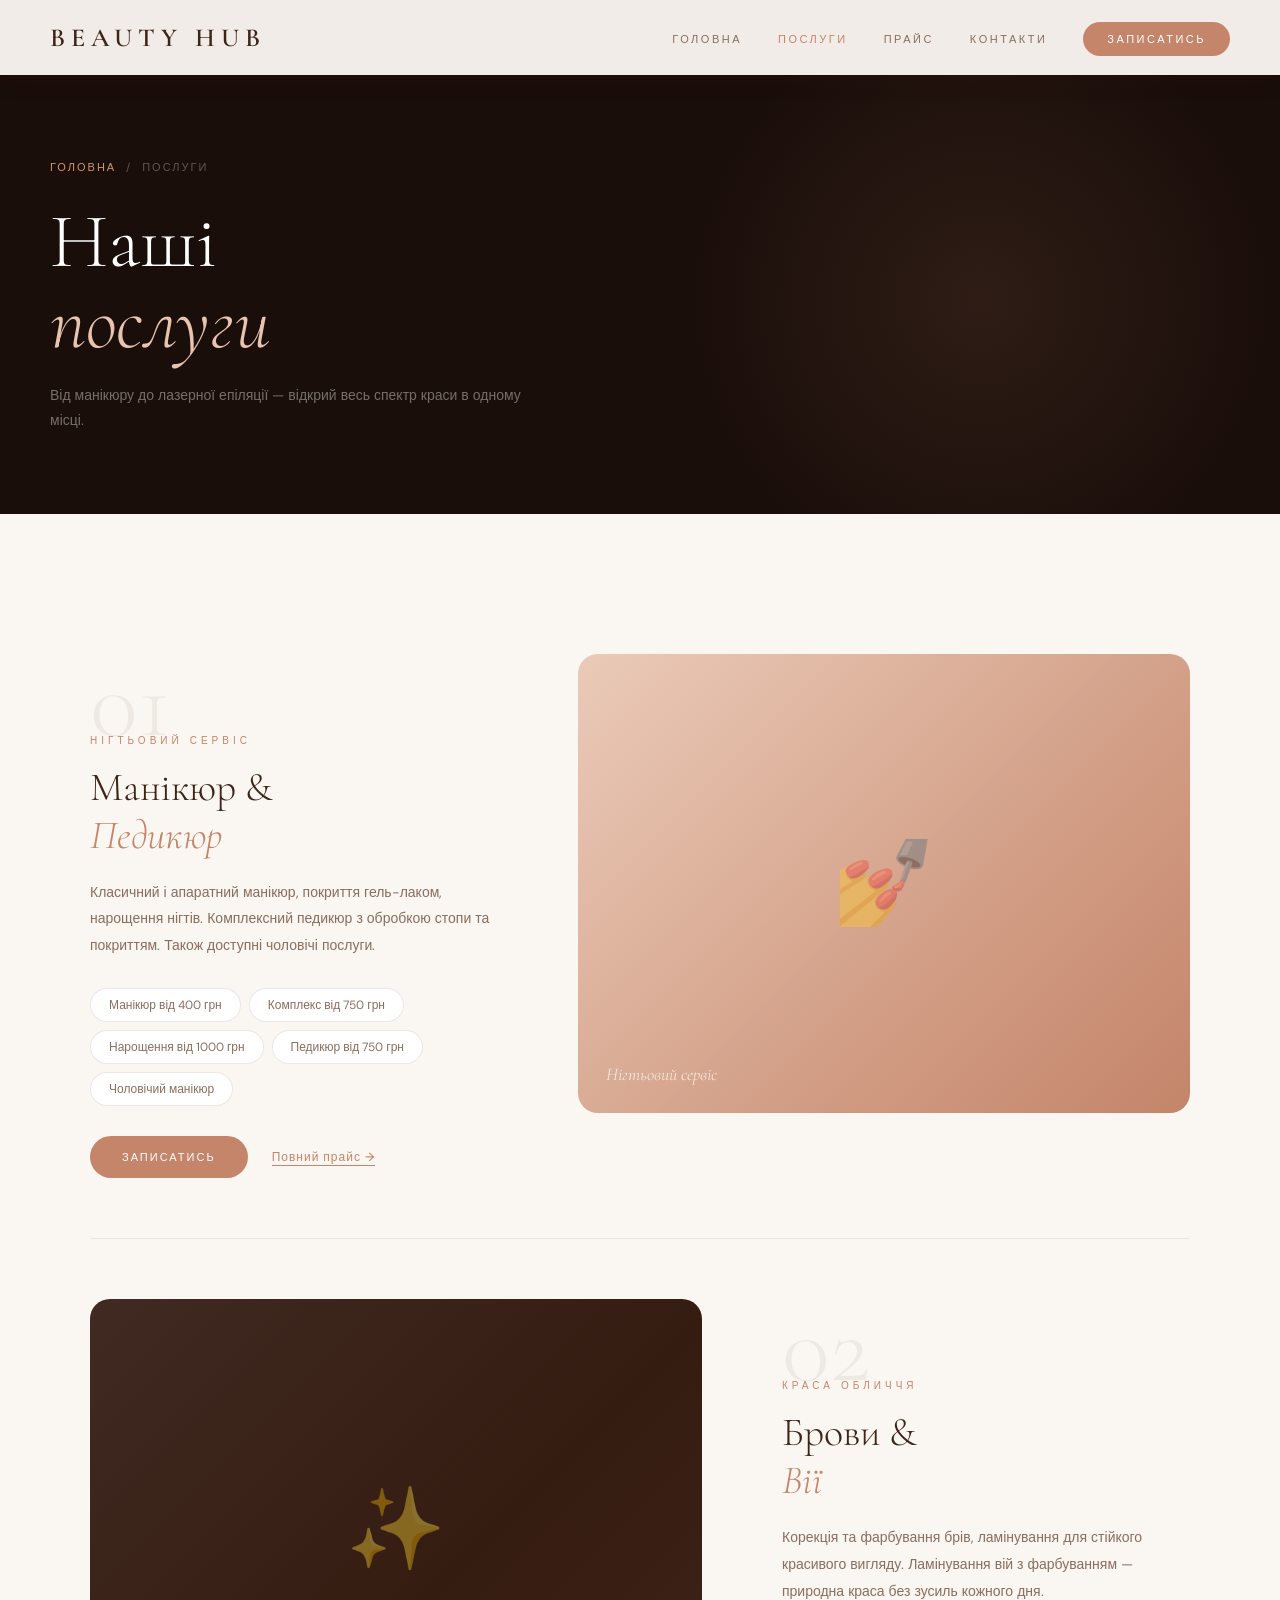
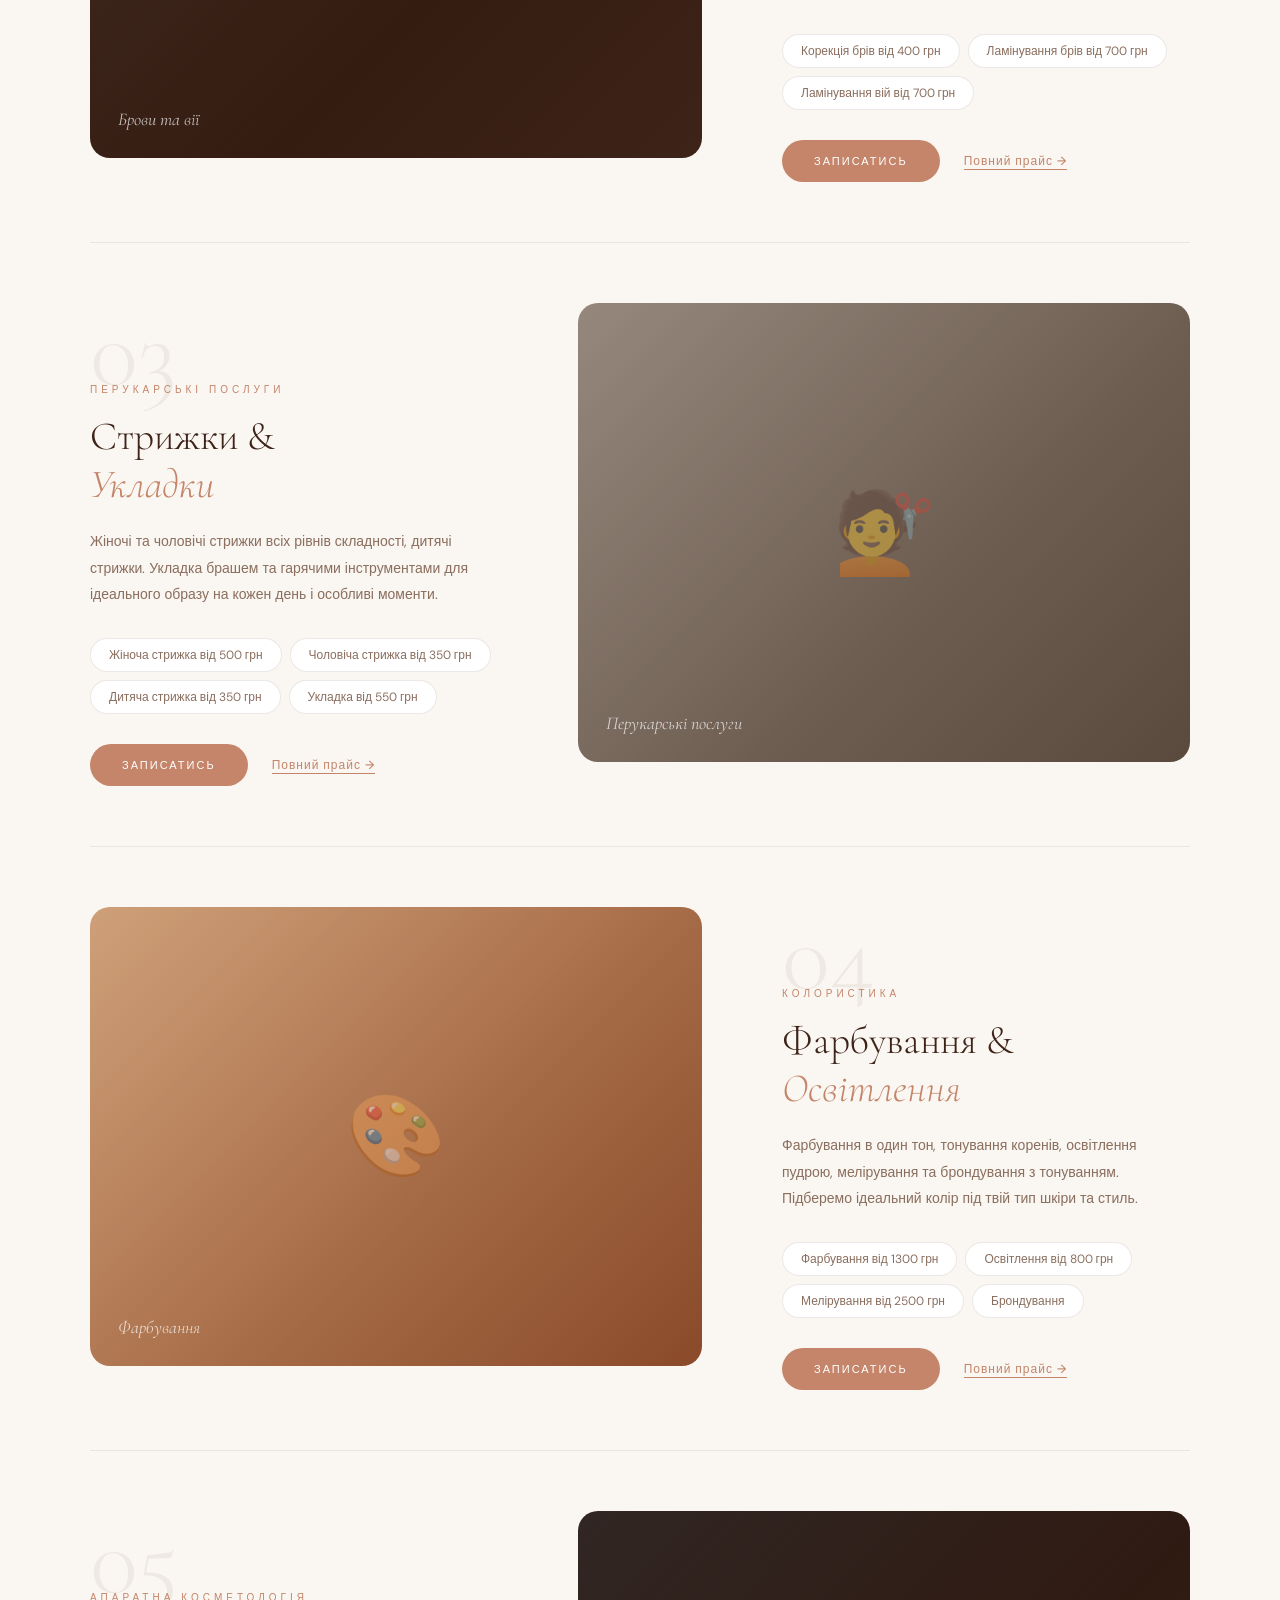
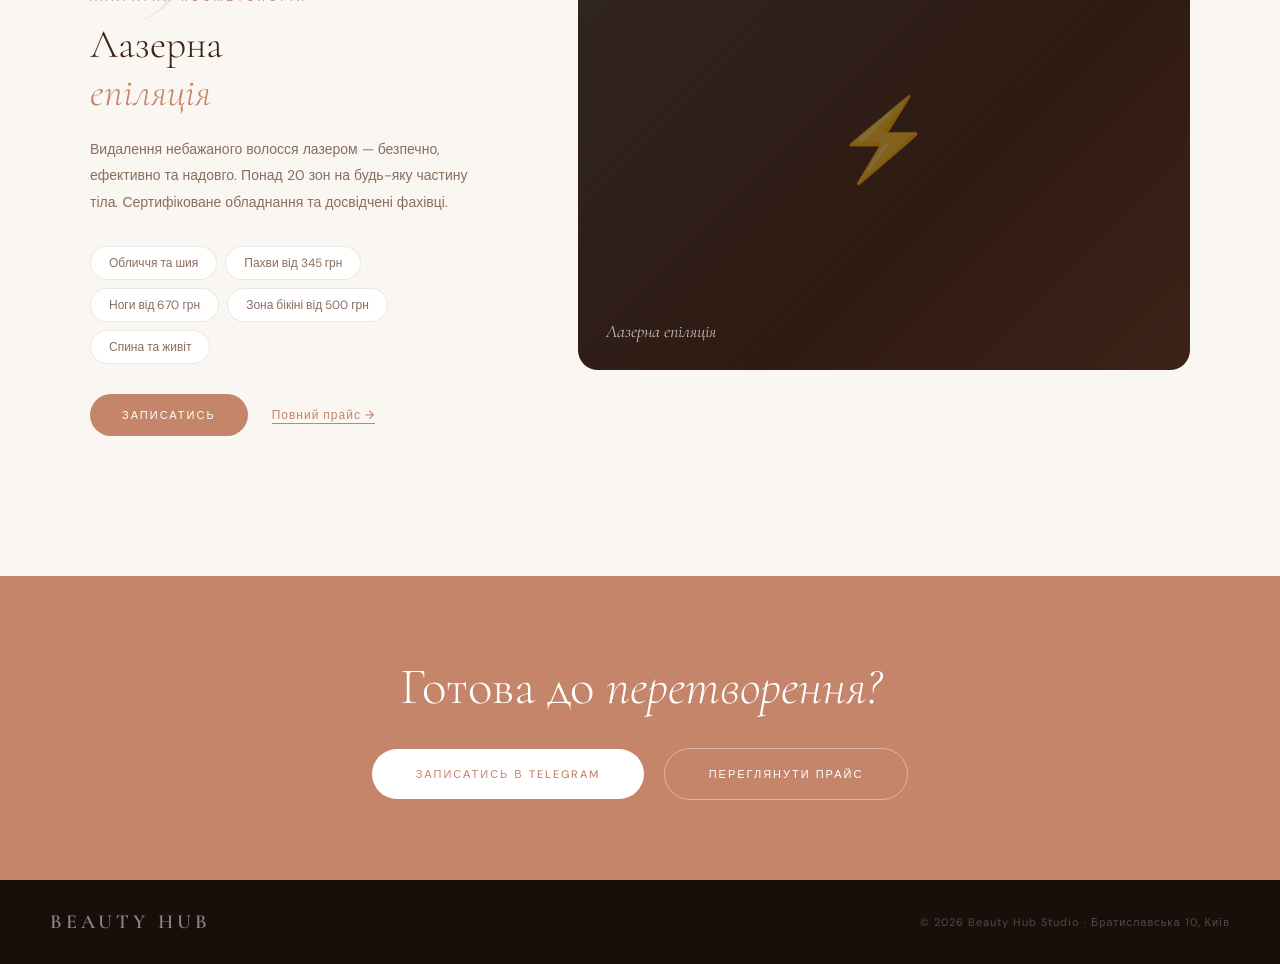
<file: services.html>
<!DOCTYPE html>
<html lang="uk">
<head>
    <meta charset="UTF-8">
    <meta name="viewport" content="width=device-width, initial-scale=1.0">
    <title>Послуги — BEAUTY HUB</title>
    <link href="https://fonts.googleapis.com/css2?family=Cormorant+Garamond:ital,wght@0,300;0,400;0,600;1,300;1,400&family=DM+Sans:wght@300;400;500&display=swap" rel="stylesheet">
    <style>
        :root {
            --cream: #faf6f1;
            --blush: #e8c4b0;
            --rose: #c4856a;
            --deep: #3d2318;
            --muted: #8a6e5e;
            --white: #ffffff;
            --dark-bg: #1a0e0a;
            --accent: #d4956a;
        }
        * { margin: 0; padding: 0; box-sizing: border-box; }
        html { scroll-behavior: smooth; }
        body { font-family: 'DM Sans', sans-serif; background: var(--cream); color: var(--deep); overflow-x: hidden; }

        /* NAV */
        nav {
            position: fixed; top: 0; left: 0; right: 0; z-index: 100;
            display: flex; align-items: center; justify-content: space-between;
            padding: 22px 50px; transition: all 0.4s ease;
            background: rgba(250, 246, 241, 0.96);
            backdrop-filter: blur(12px);
            box-shadow: 0 2px 30px rgba(61,35,24,0.08);
        }
        .nav-logo { font-family: 'Cormorant Garamond', serif; font-size: 26px; font-weight: 600; letter-spacing: 6px; color: var(--deep); text-decoration: none; }
        .nav-links { display: flex; gap: 36px; list-style: none; }
        .nav-links a { text-decoration: none; font-size: 11px; font-weight: 500; letter-spacing: 2.5px; text-transform: uppercase; color: var(--muted); transition: color 0.3s; }
        .nav-links a:hover, .nav-links a.active { color: var(--rose); }
        .nav-book { background: var(--rose); color: white !important; padding: 10px 24px; border-radius: 30px; }
        .nav-book:hover { background: var(--deep) !important; color: white !important; }
        .burger { display: none; flex-direction: column; gap: 5px; cursor: pointer; padding: 4px; }
        .burger span { display: block; width: 24px; height: 2px; background: var(--deep); }

        /* PAGE HERO */
        .page-hero {
            padding: 160px 50px 80px;
            background: var(--dark-bg);
            position: relative;
            overflow: hidden;
        }
        .page-hero::before {
            content: '';
            position: absolute;
            top: 0; right: 0;
            width: 600px; height: 600px;
            background: radial-gradient(circle, rgba(196,133,106,0.12) 0%, transparent 70%);
        }
        .page-hero-inner {
            max-width: 1200px;
            margin: 0 auto;
            position: relative;
            z-index: 2;
        }
        .breadcrumb {
            font-size: 11px;
            letter-spacing: 2px;
            color: rgba(255,255,255,0.3);
            text-transform: uppercase;
            margin-bottom: 28px;
        }
        .breadcrumb a { color: var(--accent); text-decoration: none; }
        .page-title {
            font-family: 'Cormorant Garamond', serif;
            font-size: clamp(52px, 6vw, 90px);
            font-weight: 300;
            color: white;
            line-height: 1.05;
        }
        .page-title em { font-style: italic; color: var(--blush); }
        .page-subtitle {
            font-size: 14px;
            color: rgba(255,255,255,0.4);
            margin-top: 20px;
            max-width: 500px;
            line-height: 1.8;
        }

        /* SERVICES DETAIL */
        .services-detail {
            max-width: 1200px;
            margin: 0 auto;
            padding: 80px 50px;
        }
        .service-block {
            display: grid;
            grid-template-columns: 1fr 1.5fr;
            gap: 80px;
            align-items: start;
            padding: 60px 0;
            border-bottom: 1px solid rgba(61,35,24,0.08);
        }
        .service-block:last-child { border-bottom: none; }
        .service-block.reverse { direction: rtl; }
        .service-block.reverse > * { direction: ltr; }
        .service-block-num {
            font-family: 'Cormorant Garamond', serif;
            font-size: 100px;
            font-weight: 300;
            color: rgba(61,35,24,0.06);
            line-height: 1;
            margin-bottom: -20px;
        }
        .service-block-label {
            font-size: 10px;
            letter-spacing: 4px;
            text-transform: uppercase;
            color: var(--rose);
            margin-bottom: 16px;
        }
        .service-block-title {
            font-family: 'Cormorant Garamond', serif;
            font-size: 40px;
            font-weight: 300;
            color: var(--deep);
            line-height: 1.2;
            margin-bottom: 20px;
        }
        .service-block-title em { font-style: italic; color: var(--rose); }
        .service-block-desc {
            font-size: 14px;
            line-height: 1.9;
            color: var(--muted);
            margin-bottom: 30px;
        }
        .service-items {
            display: flex;
            flex-wrap: wrap;
            gap: 8px;
            margin-bottom: 30px;
        }
        .service-tag {
            padding: 8px 18px;
            background: white;
            border: 1px solid rgba(61,35,24,0.1);
            border-radius: 30px;
            font-size: 12px;
            color: var(--muted);
        }
        .service-cta {
            display: inline-block;
            background: var(--rose);
            color: white;
            text-decoration: none;
            padding: 14px 32px;
            border-radius: 40px;
            font-size: 11px;
            font-weight: 500;
            letter-spacing: 2px;
            text-transform: uppercase;
            transition: all 0.3s;
        }
        .service-cta:hover { background: var(--deep); transform: translateY(-2px); }
        .service-price-link {
            display: inline-block;
            color: var(--rose);
            text-decoration: none;
            font-size: 12px;
            font-weight: 500;
            letter-spacing: 1px;
            margin-left: 20px;
            border-bottom: 1px solid currentColor;
            transition: color 0.3s;
        }
        .service-price-link:hover { color: var(--deep); }

        .service-visual {
            background: linear-gradient(135deg, var(--blush), var(--rose));
            border-radius: 20px;
            aspect-ratio: 4/3;
            display: flex;
            align-items: center;
            justify-content: center;
            position: relative;
            overflow: hidden;
        }
        .service-visual::before {
            content: '';
            position: absolute;
            inset: 0;
            background: linear-gradient(135deg, rgba(255,255,255,0.1) 0%, transparent 60%);
        }
        .service-visual-icon {
            font-size: 80px;
            opacity: 0.4;
            position: relative;
            z-index: 2;
        }
        .service-visual-text {
            position: absolute;
            bottom: 28px;
            left: 28px;
            font-family: 'Cormorant Garamond', serif;
            font-size: 18px;
            color: white;
            font-style: italic;
            opacity: 0.7;
        }
        .service-visual.dark { background: linear-gradient(135deg, #2a1208, #3d2318); }
        .service-visual.sage { background: linear-gradient(135deg, #8a7a6e, #5a4a3e); }

        /* BOTTOM CTA */
        .bottom-cta {
            background: var(--rose);
            padding: 80px 50px;
            text-align: center;
        }
        .bottom-cta-title {
            font-family: 'Cormorant Garamond', serif;
            font-size: clamp(32px, 4vw, 52px);
            font-weight: 300;
            color: white;
            margin-bottom: 30px;
        }
        .bottom-cta-title em { font-style: italic; }
        .btn-white { background: white; color: var(--rose); text-decoration: none; padding: 18px 44px; border-radius: 40px; font-size: 11px; font-weight: 500; letter-spacing: 2px; text-transform: uppercase; transition: all 0.3s; display: inline-block; margin: 0 8px; }
        .btn-white:hover { background: var(--deep); color: white; }
        .btn-outline-white { border: 1px solid rgba(255,255,255,0.4); color: white; text-decoration: none; padding: 18px 44px; border-radius: 40px; font-size: 11px; font-weight: 500; letter-spacing: 2px; text-transform: uppercase; transition: all 0.3s; display: inline-block; margin: 0 8px; }
        .btn-outline-white:hover { background: white; color: var(--rose); }

        footer { background: var(--dark-bg); padding: 30px 50px; display: flex; align-items: center; justify-content: space-between; flex-wrap: wrap; gap: 16px; }
        .footer-logo { font-family: 'Cormorant Garamond', serif; font-size: 20px; font-weight: 600; letter-spacing: 4px; color: rgba(255,255,255,0.5); }
        .footer-copy { font-size: 11px; color: rgba(255,255,255,0.25); letter-spacing: 1px; }

        .reveal { opacity: 0; transform: translateY(30px); transition: opacity 0.7s ease, transform 0.7s ease; }
        .reveal.visible { opacity: 1; transform: translateY(0); }
        .reveal-delay-1 { transition-delay: 0.1s; }
        .reveal-delay-2 { transition-delay: 0.2s; }

        .mobile-nav { display: none; position: fixed; inset: 0; background: var(--dark-bg); z-index: 200; flex-direction: column; align-items: center; justify-content: center; gap: 36px; }
        .mobile-nav.open { display: flex; }
        .mobile-nav a { font-family: 'Cormorant Garamond', serif; font-size: 36px; font-weight: 300; color: white; text-decoration: none; letter-spacing: 4px; }
        .mobile-nav-close { position: absolute; top: 24px; right: 24px; font-size: 28px; color: rgba(255,255,255,0.5); cursor: pointer; background: none; border: none; }

        @media (max-width: 900px) {
            nav { padding: 16px 24px; }
            .nav-links { display: none; }
            .burger { display: flex; }
            .page-hero { padding: 120px 24px 60px; }
            .services-detail { padding: 50px 24px; }
            .service-block { grid-template-columns: 1fr; gap: 32px; }
            .service-block.reverse { direction: ltr; }
            .service-block-num { font-size: 60px; }
            footer { padding: 24px; }
            .bottom-cta { padding: 60px 24px; }
            .bottom-cta a { margin: 6px; }
        }
    </style>
</head>
<body>
    <div class="mobile-nav" id="mobileNav">
        <button class="mobile-nav-close" onclick="closeMobileNav()">✕</button>
        <a href="index.html" onclick="closeMobileNav()">Головна</a>
        <a href="services.html" onclick="closeMobileNav()">Послуги</a>
        <a href="pricelist.html" onclick="closeMobileNav()">Прайс</a>
        <a href="contacts.html" onclick="closeMobileNav()">Контакти</a>
        <a href="https://t.me/Beautyy_Hub" target="_blank">Записатись</a>
    </div>

    <nav>
        <a href="index.html" class="nav-logo">BEAUTY HUB</a>
        <ul class="nav-links">
            <li><a href="index.html">Головна</a></li>
            <li><a href="services.html" class="active">Послуги</a></li>
            <li><a href="pricelist.html">Прайс</a></li>
            <li><a href="contacts.html">Контакти</a></li>
            <li><a href="https://t.me/Beautyy_Hub" target="_blank" class="nav-book">Записатись</a></li>
        </ul>
        <div class="burger" onclick="openMobileNav()"><span></span><span></span><span></span></div>
    </nav>

    <div class="page-hero">
        <div class="page-hero-inner">
            <div class="breadcrumb"><a href="index.html">Головна</a> &nbsp;/&nbsp; Послуги</div>
            <h1 class="page-title">Наші<br><em>послуги</em></h1>
            <p class="page-subtitle">Від манікюру до лазерної епіляції — відкрий весь спектр краси в одному місці.</p>
        </div>
    </div>

    <div class="services-detail">

        <div class="service-block reveal">
            <div>
                <div class="service-block-num">01</div>
                <div class="service-block-label">Нігтьовий сервіс</div>
                <h2 class="service-block-title">Манікюр &<br><em>Педикюр</em></h2>
                <p class="service-block-desc">Класичний і апаратний манікюр, покриття гель-лаком, нарощення нігтів. Комплексний педикюр з обробкою стопи та покриттям. Також доступні чоловічі послуги.</p>
                <div class="service-items">
                    <span class="service-tag">Манікюр від 400 грн</span>
                    <span class="service-tag">Комплекс від 750 грн</span>
                    <span class="service-tag">Нарощення від 1000 грн</span>
                    <span class="service-tag">Педикюр від 750 грн</span>
                    <span class="service-tag">Чоловічий манікюр</span>
                </div>
                <a href="https://t.me/Beautyy_Hub" target="_blank" class="service-cta">Записатись</a>
                <a href="pricelist.html#manicure" class="service-price-link">Повний прайс →</a>
            </div>
            <div class="service-visual">
                <span class="service-visual-icon">💅</span>
                <span class="service-visual-text">Нігтьовий сервіс</span>
            </div>
        </div>

        <div class="service-block reverse reveal">
            <div>
                <div class="service-block-num">02</div>
                <div class="service-block-label">Краса обличчя</div>
                <h2 class="service-block-title">Брови &<br><em>Вії</em></h2>
                <p class="service-block-desc">Корекція та фарбування брів, ламінування для стійкого красивого вигляду. Ламінування вій з фарбуванням — природна краса без зусиль кожного дня.</p>
                <div class="service-items">
                    <span class="service-tag">Корекція брів від 400 грн</span>
                    <span class="service-tag">Ламінування брів від 700 грн</span>
                    <span class="service-tag">Ламінування вій від 700 грн</span>
                </div>
                <a href="https://t.me/Beautyy_Hub" target="_blank" class="service-cta">Записатись</a>
                <a href="pricelist.html#brows" class="service-price-link">Повний прайс →</a>
            </div>
            <div class="service-visual dark">
                <span class="service-visual-icon">✨</span>
                <span class="service-visual-text">Брови та вії</span>
            </div>
        </div>

        <div class="service-block reveal">
            <div>
                <div class="service-block-num">03</div>
                <div class="service-block-label">Перукарські послуги</div>
                <h2 class="service-block-title">Стрижки &<br><em>Укладки</em></h2>
                <p class="service-block-desc">Жіночі та чоловічі стрижки всіх рівнів складності, дитячі стрижки. Укладка брашем та гарячими інструментами для ідеального образу на кожен день і особливі моменти.</p>
                <div class="service-items">
                    <span class="service-tag">Жіноча стрижка від 500 грн</span>
                    <span class="service-tag">Чоловіча стрижка від 350 грн</span>
                    <span class="service-tag">Дитяча стрижка від 350 грн</span>
                    <span class="service-tag">Укладка від 550 грн</span>
                </div>
                <a href="https://t.me/Beautyy_Hub" target="_blank" class="service-cta">Записатись</a>
                <a href="pricelist.html#hair" class="service-price-link">Повний прайс →</a>
            </div>
            <div class="service-visual sage">
                <span class="service-visual-icon">💇</span>
                <span class="service-visual-text">Перукарські послуги</span>
            </div>
        </div>

        <div class="service-block reverse reveal">
            <div>
                <div class="service-block-num">04</div>
                <div class="service-block-label">Колористика</div>
                <h2 class="service-block-title">Фарбування &<br><em>Освітлення</em></h2>
                <p class="service-block-desc">Фарбування в один тон, тонування коренів, освітлення пудрою, мелірування та брондування з тонуванням. Підберемо ідеальний колір під твій тип шкіри та стиль.</p>
                <div class="service-items">
                    <span class="service-tag">Фарбування від 1300 грн</span>
                    <span class="service-tag">Освітлення від 800 грн</span>
                    <span class="service-tag">Мелірування від 2500 грн</span>
                    <span class="service-tag">Брондування</span>
                </div>
                <a href="https://t.me/Beautyy_Hub" target="_blank" class="service-cta">Записатись</a>
                <a href="pricelist.html#color" class="service-price-link">Повний прайс →</a>
            </div>
            <div class="service-visual" style="background: linear-gradient(135deg, #c9956a, #8a4a2a);">
                <span class="service-visual-icon">🎨</span>
                <span class="service-visual-text">Фарбування</span>
            </div>
        </div>

        <div class="service-block reveal">
            <div>
                <div class="service-block-num">05</div>
                <div class="service-block-label">Апаратна косметологія</div>
                <h2 class="service-block-title">Лазерна<br><em>епіляція</em></h2>
                <p class="service-block-desc">Видалення небажаного волосся лазером — безпечно, ефективно та надовго. Понад 20 зон на будь-яку частину тіла. Сертифіковане обладнання та досвідчені фахівці.</p>
                <div class="service-items">
                    <span class="service-tag">Обличчя та шия</span>
                    <span class="service-tag">Пахви від 345 грн</span>
                    <span class="service-tag">Ноги від 670 грн</span>
                    <span class="service-tag">Зона бікіні від 500 грн</span>
                    <span class="service-tag">Спина та живіт</span>
                </div>
                <a href="https://t.me/Beautyy_Hub" target="_blank" class="service-cta">Записатись</a>
                <a href="pricelist.html#laser" class="service-price-link">Повний прайс →</a>
            </div>
            <div class="service-visual" style="background: linear-gradient(135deg, #1a0e0a, #3d2318);">
                <span class="service-visual-icon">⚡</span>
                <span class="service-visual-text">Лазерна епіляція</span>
            </div>
        </div>

    </div>

    <div class="bottom-cta">
        <h2 class="bottom-cta-title">Готова до <em>перетворення?</em></h2>
        <a href="https://t.me/Beautyy_Hub" target="_blank" class="btn-white">Записатись в Telegram</a>
        <a href="pricelist.html" class="btn-outline-white">Переглянути прайс</a>
    </div>

    <footer>
        <div class="footer-logo">BEAUTY HUB</div>
        <div class="footer-copy">© 2026 Beauty Hub Studio · Братиславська 10, Київ</div>
    </footer>

    <script>
        const reveals = document.querySelectorAll('.reveal');
        const observer = new IntersectionObserver((entries) => {
            entries.forEach(e => { if (e.isIntersecting) e.target.classList.add('visible'); });
        }, { threshold: 0.08 });
        reveals.forEach(el => observer.observe(el));
        function openMobileNav() { document.getElementById('mobileNav').classList.add('open'); document.body.style.overflow = 'hidden'; }
        function closeMobileNav() { document.getElementById('mobileNav').classList.remove('open'); document.body.style.overflow = ''; }
    </script>
</body>
</html>
</file>
